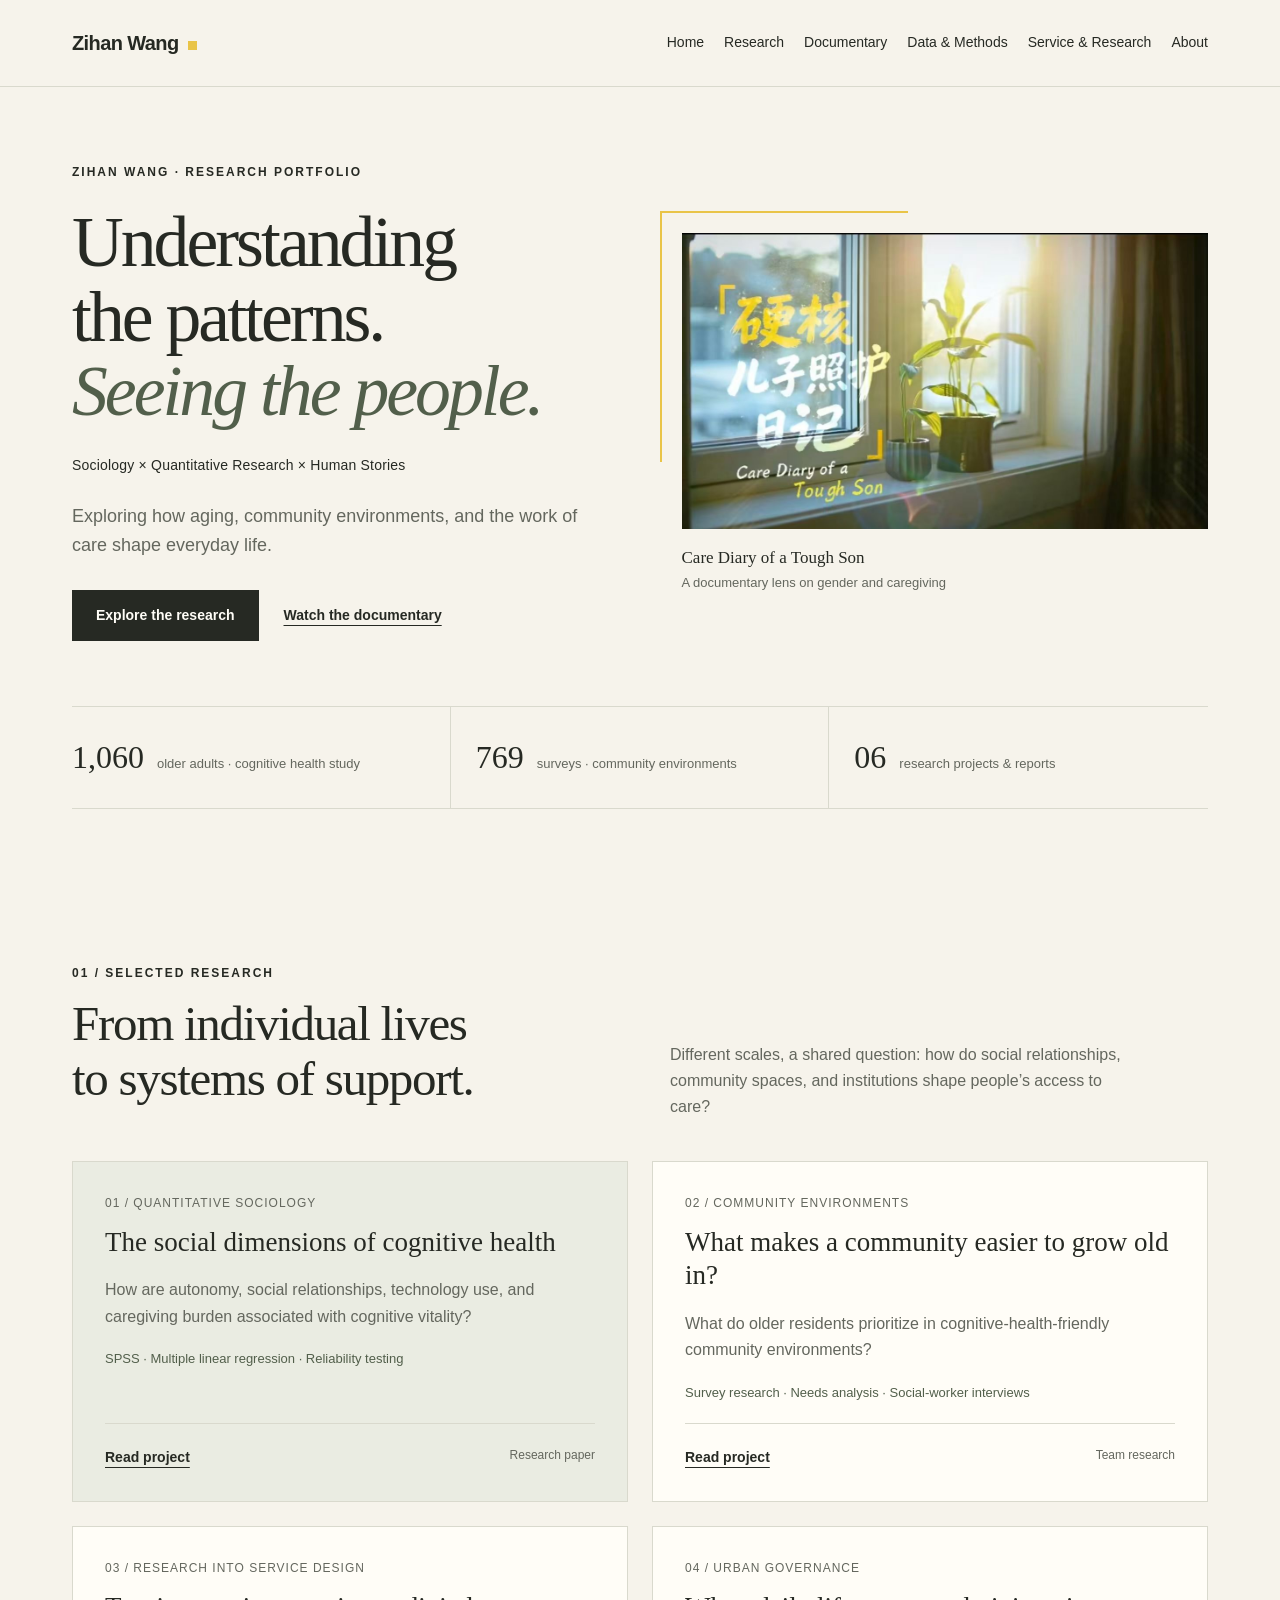
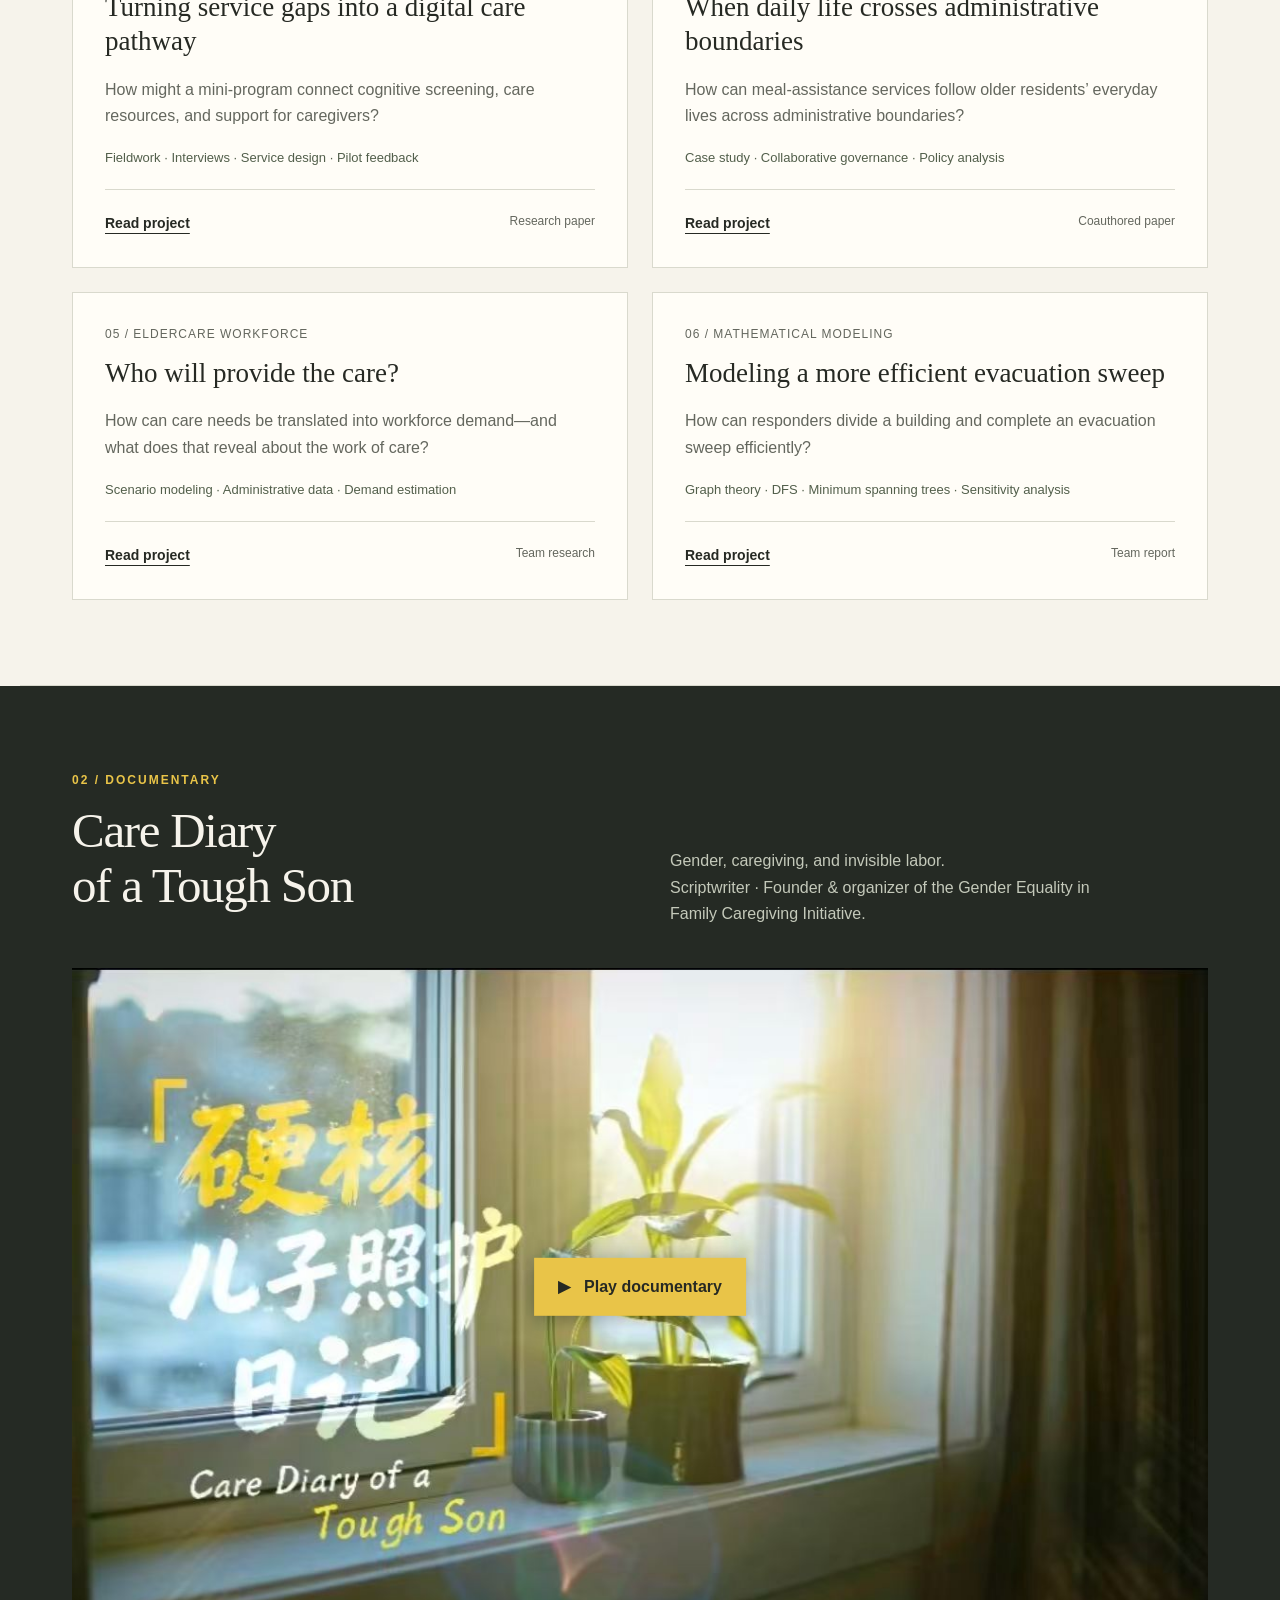
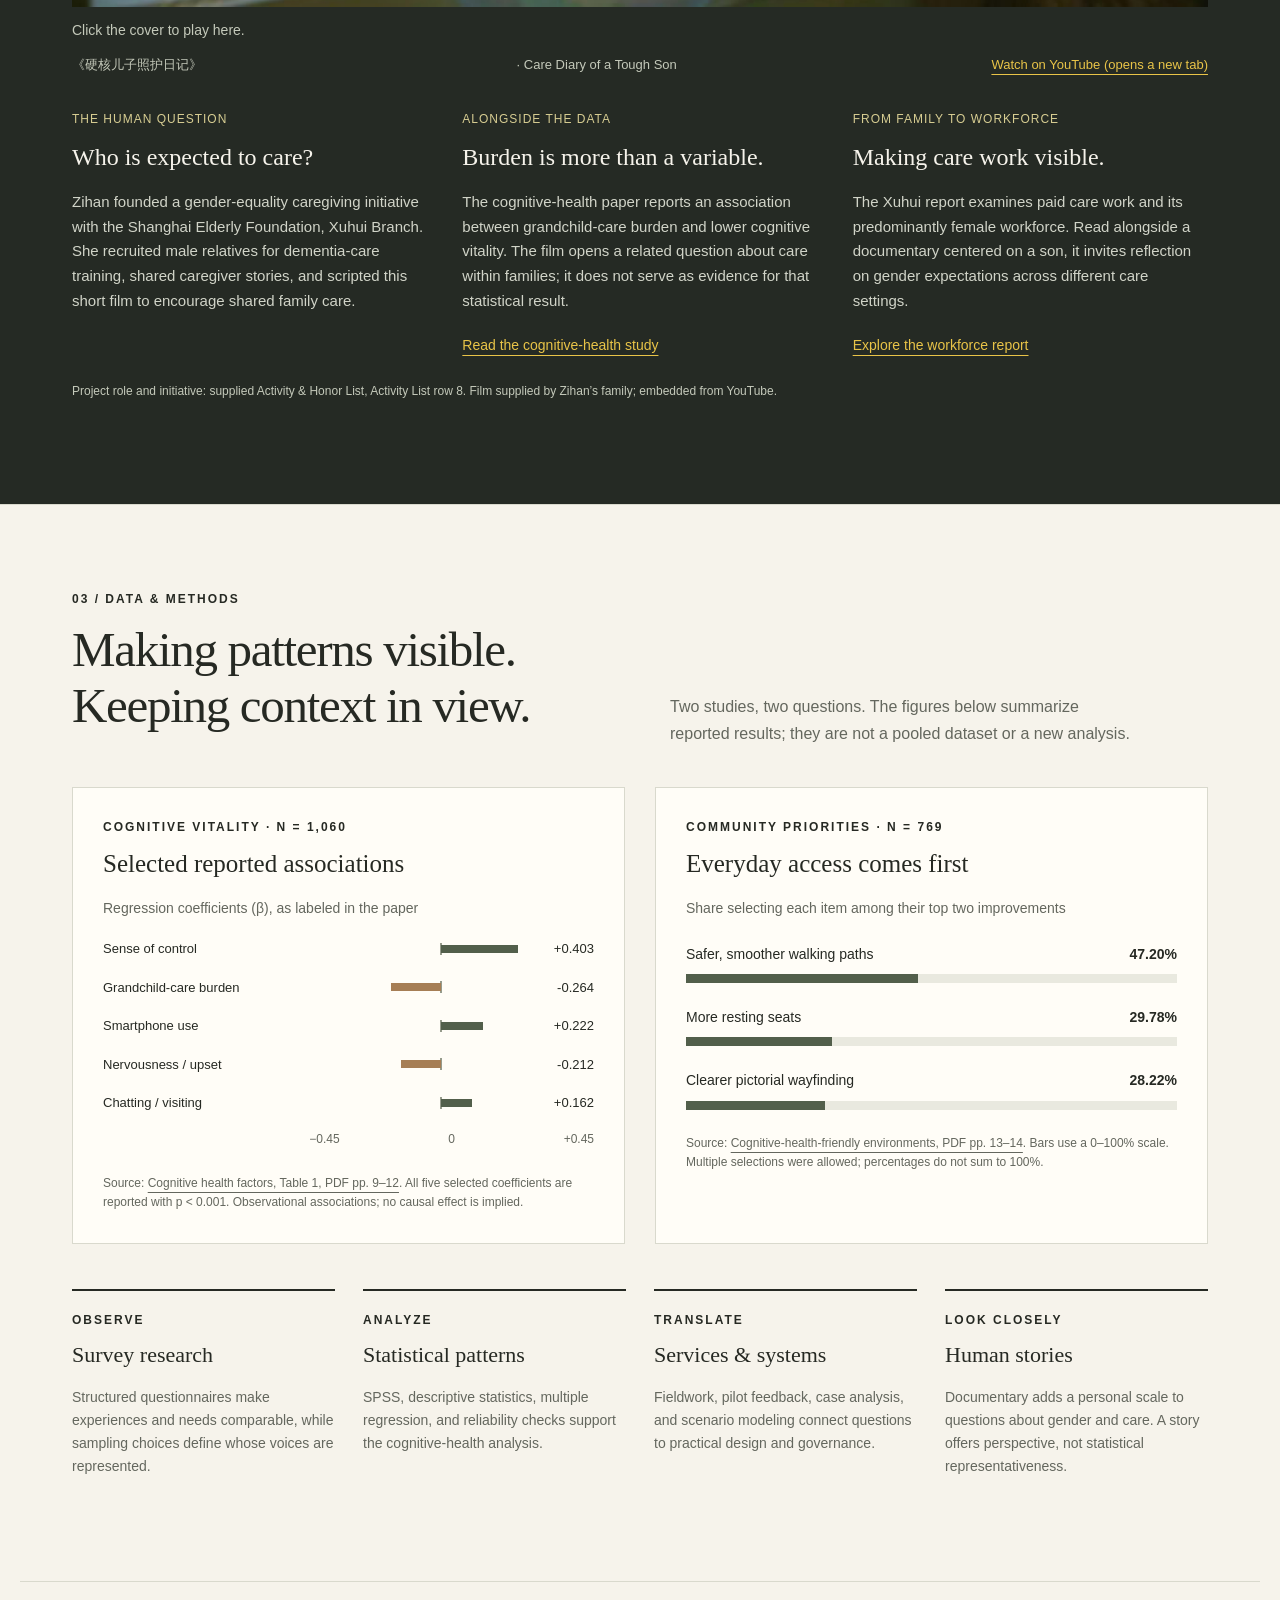
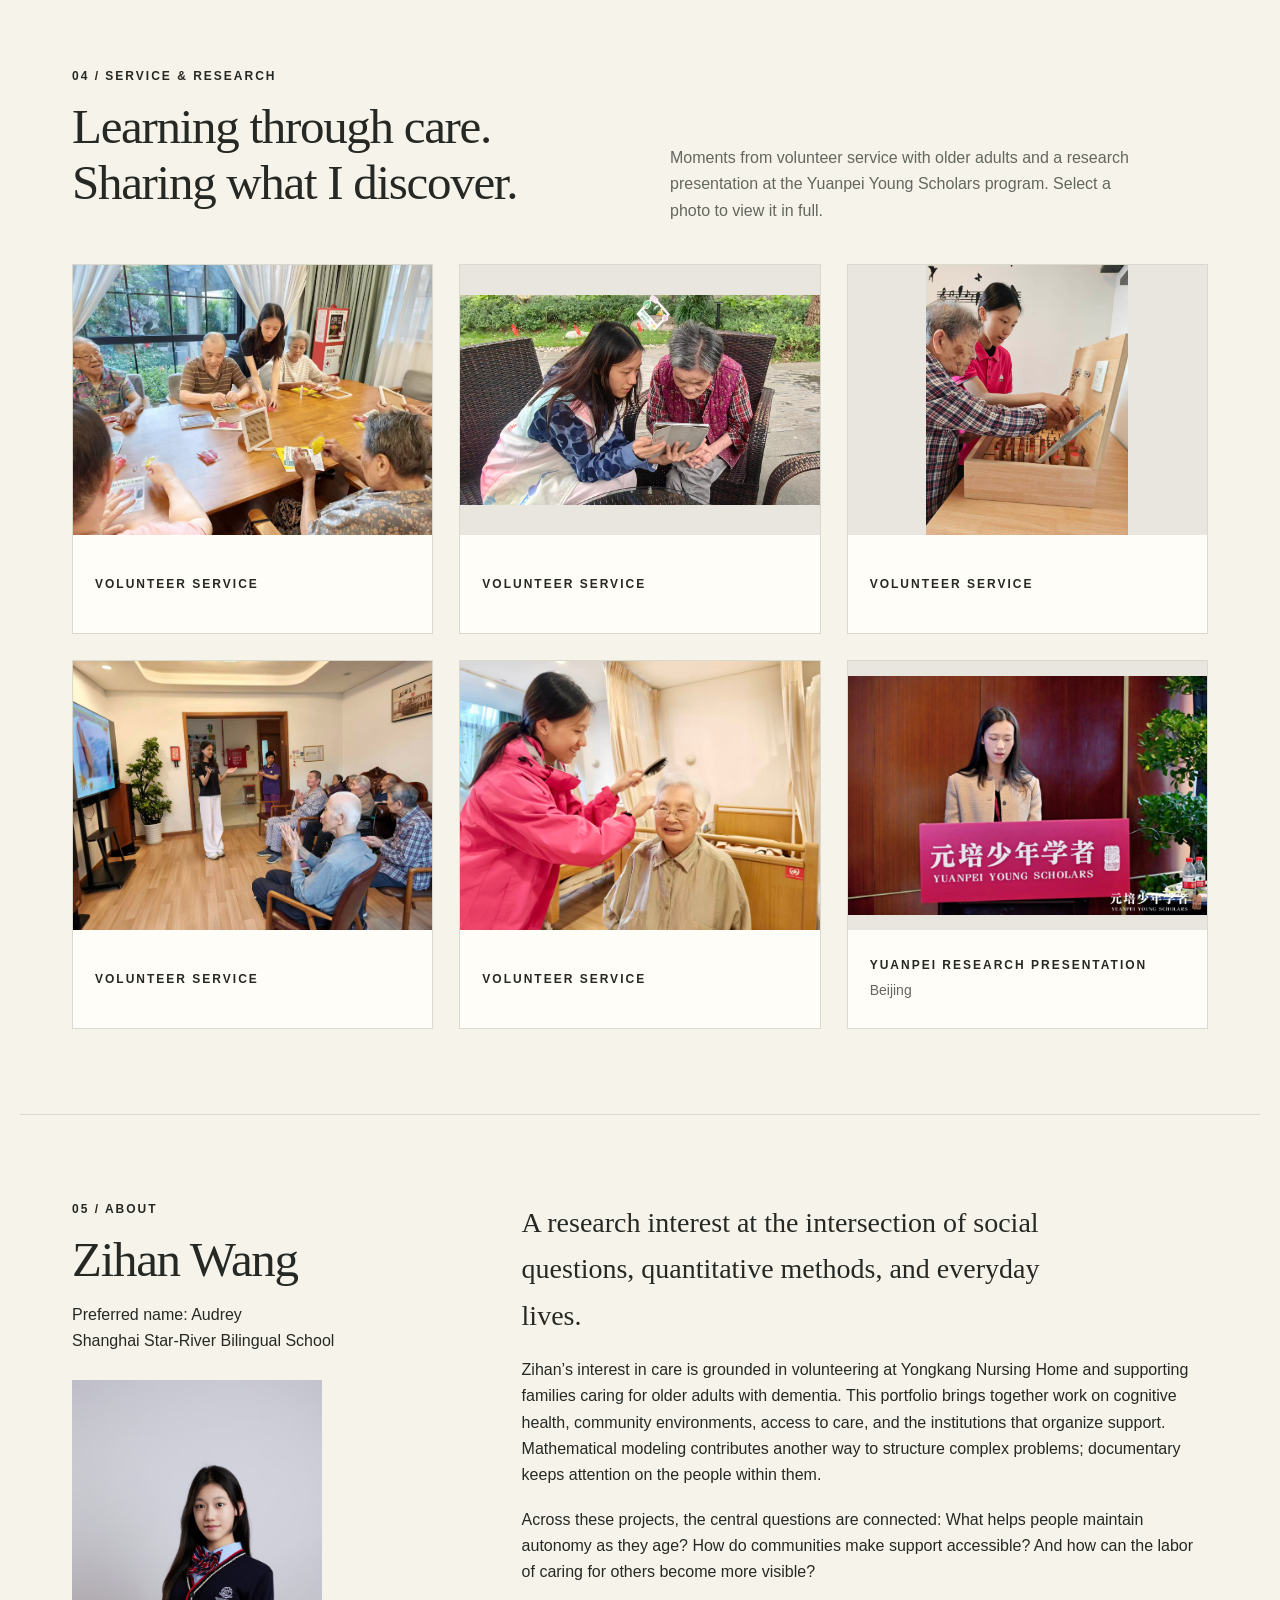
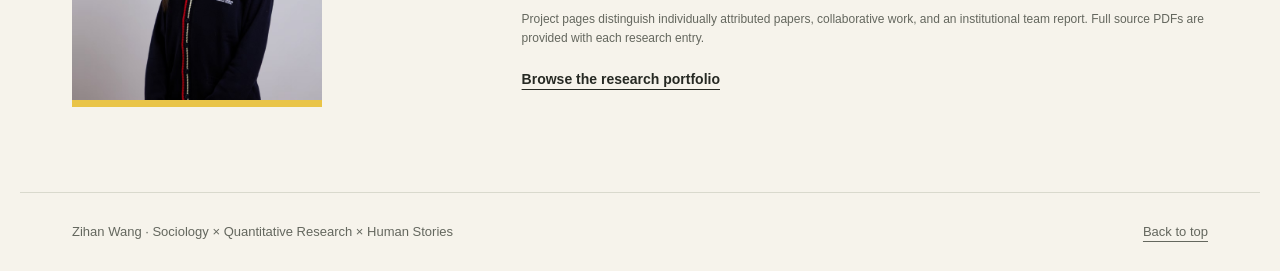
<file: index.html>
<!doctype html><html lang="en"><head><meta charset="utf-8"><meta name="viewport" content="width=device-width, initial-scale=1"><title>Zihan Wang | Social Research Portfolio</title><meta name="description" content="Zihan Wang’s research portfolio: sociology, quantitative research, and human stories. Exploring aging, community support, and the work of care."><link rel="stylesheet" href="style.css?v=5"><link rel="icon" href="data:image/svg+xml,%3Csvg xmlns='http://www.w3.org/2000/svg' viewBox='0 0 64 64'%3E%3Crect width='64' height='64' fill='%23e9c448'/%3E%3Ctext x='12' y='47' font-family='Georgia' font-size='44' fill='%23262923'%3EZ%3C/text%3E%3C/svg%3E"><script src="script.js?v=4" defer></script></head><body><a class="skip" href="#main">Skip to content</a><header class="header"><div class="wrap nav"><a class="brand" href="index.html">Zihan Wang<span></span></a><button class="menu" aria-expanded="false" aria-controls="navigation">Menu</button><nav id="navigation" class="navlinks" aria-label="Main navigation"><a href="#home">Home</a><a href="#research">Research</a><a href="#documentary">Documentary</a><a href="#methods">Data &amp; Methods</a><a href="#service">Service &amp; Research</a><a href="#about">About</a></nav></div></header><main id="main"><section class="hero wrap" id="home"><div class="hero-grid"><div><div class="eyebrow">Zihan Wang · Research portfolio</div><h1>Understanding<br>the patterns.<br><em>Seeing the people.</em></h1><p class="positioning">Sociology × Quantitative Research × Human Stories</p><p class="lead">Exploring how aging, community environments, and the work of care shape everyday life.</p><div class="actions"><a class="button" href="#research">Explore the research</a><a class="textlink" href="#documentary">Watch the documentary</a></div></div><figure class="hero-image"><a href="#documentary" aria-label="Explore Care Diary of a Tough Son"><img src="assets/care-diary.jpg" width="1200" height="676" alt="Sunlight falls on a plant by a window, with the Chinese and English title Care Diary of a Tough Son."></a><figcaption><span class="caption-title">Care Diary of a Tough Son</span>A documentary lens on gender and caregiving</figcaption></figure></div><div class="index-strip"><div><strong>1,060</strong><span>older adults · cognitive health study</span></div><div><strong>769</strong><span>surveys · community environments</span></div><div><strong>06</strong><span>research projects &amp; reports</span></div></div></section><section class="section wrap" id="research"><div class="section-head"><div><div class="eyebrow">01 / Selected research</div><h2>From individual lives<br>to systems of support.</h2></div><p>Different scales, a shared question: how do social relationships, community spaces, and institutions shape people’s access to care?</p></div><div class="research-grid"><article class="research-card featured"><div class="card-top"><span>01 / Quantitative sociology</span></div><h3>The social dimensions of cognitive health</h3><p>How are autonomy, social relationships, technology use, and caregiving burden associated with cognitive vitality?</p><div class="tags">SPSS · Multiple linear regression · Reliability testing</div><div class="card-link"><a href="project-factors.html">Read project</a><span>Research paper</span></div></article><article class="research-card "><div class="card-top"><span>02 / Community environments</span></div><h3>What makes a community easier to grow old in?</h3><p>What do older residents prioritize in cognitive-health-friendly community environments?</p><div class="tags">Survey research · Needs analysis · Social-worker interviews</div><div class="card-link"><a href="project-environments.html">Read project</a><span>Team research</span></div></article><article class="research-card "><div class="card-top"><span>03 / Research into service design</span></div><h3>Turning service gaps into a digital care pathway</h3><p>How might a mini-program connect cognitive screening, care resources, and support for caregivers?</p><div class="tags">Fieldwork · Interviews · Service design · Pilot feedback</div><div class="card-link"><a href="project-mini-program.html">Read project</a><span>Research paper</span></div></article><article class="research-card "><div class="card-top"><span>04 / Urban governance</span></div><h3>When daily life crosses administrative boundaries</h3><p>How can meal-assistance services follow older residents’ everyday lives across administrative boundaries?</p><div class="tags">Case study · Collaborative governance · Policy analysis</div><div class="card-link"><a href="project-meal-governance.html">Read project</a><span>Coauthored paper</span></div></article><article class="research-card "><div class="card-top"><span>05 / Eldercare workforce</span></div><h3>Who will provide the care?</h3><p>How can care needs be translated into workforce demand—and what does that reveal about the work of care?</p><div class="tags">Scenario modeling · Administrative data · Demand estimation</div><div class="card-link"><a href="project-workforce.html">Read project</a><span>Team research</span></div></article><article class="research-card "><div class="card-top"><span>06 / Mathematical modeling</span></div><h3>Modeling a more efficient evacuation sweep</h3><p>How can responders divide a building and complete an evacuation sweep efficiently?</p><div class="tags">Graph theory · DFS · Minimum spanning trees · Sensitivity analysis</div><div class="card-link"><a href="project-himcm.html">Read project</a><span>Team report</span></div></article></div></section><section class="section documentary" id="documentary"><div class="wrap"><div class="section-head"><div><div class="eyebrow">02 / Documentary</div><h2>Care Diary<br>of a Tough Son</h2></div><p>Gender, caregiving, and invisible labor.<br>Scriptwriter · Founder &amp; organizer of the Gender Equality in Family Caregiving Initiative.</p></div><figure class="film-frame"><div class="film-player" id="film-player"><a class="film-start" href="https://www.youtube.com/watch?v=SJVlUEBVMM4" aria-label="Play Care Diary of a Tough Son"><img src="assets/care-diary.jpg" width="1200" height="676" alt="Care Diary of a Tough Son documentary cover"><span class="film-play-label"><span aria-hidden="true">▶</span> Play documentary</span></a></div><p class="film-status" role="status" aria-live="polite">Click the cover to play here.</p><figcaption><span lang="zh">《硬核儿子照护日记》</span> · Care Diary of a Tough Son <a href="https://www.youtube.com/watch?v=SJVlUEBVMM4" target="_blank" rel="noopener noreferrer">Watch on YouTube (opens a new tab)</a></figcaption></figure><div class="film-grid"><div><div class="film-label">The human question</div><h3>Who is expected to care?</h3><p>Zihan founded a gender-equality caregiving initiative with the Shanghai Elderly Foundation, Xuhui Branch. She recruited male relatives for dementia-care training, shared caregiver stories, and scripted this short film to encourage shared family care.</p></div><div><div class="film-label">Alongside the data</div><h3>Burden is more than a variable.</h3><p>The cognitive-health paper reports an association between grandchild-care burden and lower cognitive vitality. The film opens a related question about care within families; it does not serve as evidence for that statistical result.</p><a href="project-factors.html">Read the cognitive-health study</a></div><div><div class="film-label">From family to workforce</div><h3>Making care work visible.</h3><p>The Xuhui report examines paid care work and its predominantly female workforce. Read alongside a documentary centered on a son, it invites reflection on gender expectations across different care settings.</p><a href="project-workforce.html">Explore the workforce report</a></div></div><p class="source" style="color:#c4c9ba">Project role and initiative: supplied Activity &amp; Honor List, Activity List row 8. Film supplied by Zihan’s family; embedded from YouTube.</p></div></section><section class="section wrap" id="methods"><div class="section-head"><div><div class="eyebrow">03 / Data &amp; methods</div><h2>Making patterns visible.<br>Keeping context in view.</h2></div><p>Two studies, two questions. The figures below summarize reported results; they are not a pooled dataset or a new analysis.</p></div><div class="chart-grid"><figure class="chart" style="margin:0"><div class="eyebrow">Cognitive vitality · n = 1,060</div><h3>Selected reported associations</h3><p class="sub">Regression coefficients (β), as labeled in the paper</p><div class="coef"><span>Sense of control</span><div class="coef-track" aria-hidden="true"><span class="half"></span><span class="half"><i class="pos" style="width:89.56%"></i></span></div><b>+0.403</b></div><div class="coef"><span>Grandchild-care burden</span><div class="coef-track" aria-hidden="true"><span class="half"><i class="neg" style="width:58.67%"></i></span><span class="half"></span></div><b>-0.264</b></div><div class="coef"><span>Smartphone use</span><div class="coef-track" aria-hidden="true"><span class="half"></span><span class="half"><i class="pos" style="width:49.33%"></i></span></div><b>+0.222</b></div><div class="coef"><span>Nervousness / upset</span><div class="coef-track" aria-hidden="true"><span class="half"><i class="neg" style="width:47.11%"></i></span><span class="half"></span></div><b>-0.212</b></div><div class="coef"><span>Chatting / visiting</span><div class="coef-track" aria-hidden="true"><span class="half"></span><span class="half"><i class="pos" style="width:36.00%"></i></span></div><b>+0.162</b></div><div class="legend"><span>−0.45</span><span>0</span><span>+0.45</span></div><figcaption class="source">Source: <a href="papers/factors.pdf#page=9">Cognitive health factors, Table 1, PDF pp. 9–12</a>. All five selected coefficients are reported with p &lt; 0.001. Observational associations; no causal effect is implied.</figcaption></figure><figure class="chart" style="margin:0"><div class="eyebrow">Community priorities · n = 769</div><h3>Everyday access comes first</h3><p class="sub">Share selecting each item among their top two improvements</p><div class="bar-row"><div class="bar-label"><span>Safer, smoother walking paths</span><strong>47.20%</strong></div><div class="track" aria-hidden="true"><div class="fill" style="width:47.2%"></div></div></div><div class="bar-row"><div class="bar-label"><span>More resting seats</span><strong>29.78%</strong></div><div class="track" aria-hidden="true"><div class="fill" style="width:29.78%"></div></div></div><div class="bar-row"><div class="bar-label"><span>Clearer pictorial wayfinding</span><strong>28.22%</strong></div><div class="track" aria-hidden="true"><div class="fill" style="width:28.22%"></div></div></div><figcaption class="source">Source: <a href="papers/environments.pdf#page=13">Cognitive-health-friendly environments, PDF pp. 13–14</a>. Bars use a 0–100% scale. Multiple selections were allowed; percentages do not sum to 100%.</figcaption></figure></div><div class="method-list"><div><div class="eyebrow">Observe</div><h3>Survey research</h3><p>Structured questionnaires make experiences and needs comparable, while sampling choices define whose voices are represented.</p></div><div><div class="eyebrow">Analyze</div><h3>Statistical patterns</h3><p>SPSS, descriptive statistics, multiple regression, and reliability checks support the cognitive-health analysis.</p></div><div><div class="eyebrow">Translate</div><h3>Services &amp; systems</h3><p>Fieldwork, pilot feedback, case analysis, and scenario modeling connect questions to practical design and governance.</p></div><div><div class="eyebrow">Look closely</div><h3>Human stories</h3><p>Documentary adds a personal scale to questions about gender and care. A story offers perspective, not statistical representativeness.</p></div></div></section><section class="section wrap" id="service"><div class="section-head"><div><div class="eyebrow">04 / Service &amp; research</div><h2>Learning through care.<br>Sharing what I discover.</h2></div><p>Moments from volunteer service with older adults and a research presentation at the Yuanpei Young Scholars program. Select a photo to view it in full.</p></div><div class="photo-gallery"><figure class="gallery-photo"><a href="assets/service-crafts.jpg" target="_blank" rel="noopener" aria-label="View full photo: Making things together (opens a new tab)"><img src="assets/service-crafts.jpg" alt="Helping older adults with a group craft activity." loading="lazy"></a><figcaption><span class="eyebrow">Volunteer service</span></figcaption></figure><figure class="gallery-photo"><a href="assets/service-tablet.jpg" target="_blank" rel="noopener" aria-label="View full photo: Learning side by side (opens a new tab)"><img src="assets/service-tablet.jpg" alt="Sharing a tablet with an older adult during a volunteer visit." loading="lazy"></a><figcaption><span class="eyebrow">Volunteer service</span></figcaption></figure><figure class="gallery-photo"><a href="assets/service-activity.jpg" target="_blank" rel="noopener" aria-label="View full photo: Time and attention (opens a new tab)"><img src="assets/service-activity.jpg" alt="Supporting an older adult with a hands-on activity board." loading="lazy"></a><figcaption><span class="eyebrow">Volunteer service</span></figcaption></figure><figure class="gallery-photo"><a href="assets/service-group.jpg" target="_blank" rel="noopener" aria-label="View full photo: Taking part together (opens a new tab)"><img src="assets/service-group.jpg" alt="Leading a group activity with older adults." loading="lazy"></a><figcaption><span class="eyebrow">Volunteer service</span></figcaption></figure><figure class="gallery-photo"><a href="assets/service-care.jpg" target="_blank" rel="noopener" aria-label="View full photo: Care in everyday moments (opens a new tab)"><img src="assets/service-care.jpg" alt="Helping an older adult brush her hair." loading="lazy"></a><figcaption><span class="eyebrow">Volunteer service</span></figcaption></figure><figure class="gallery-photo"><a href="assets/yuanpei-presentation.jpg" target="_blank" rel="noopener" aria-label="View full photo: Sharing the research (opens a new tab)"><img src="assets/yuanpei-presentation.jpg" alt="Presenting research at the Yuanpei Young Scholars program in Beijing." loading="lazy"></a><figcaption><span class="eyebrow">Yuanpei Research Presentation</span><span class="gallery-location">Beijing</span></figcaption></figure></div></section><section class="section wrap" id="about"><div class="about-grid"><div><div class="eyebrow">05 / About</div><h2>Zihan Wang</h2><p>Preferred name: Audrey<br>Shanghai Star-River Bilingual School</p><figure class="portrait"><img src="assets/zihan-wang-portrait.jpg" alt="Zihan Wang (Audrey) in her school uniform" width="1280" height="1920" loading="lazy"></figure></div><div><p class="lead">A research interest at the intersection of social questions, quantitative methods, and everyday lives.</p><p>Zihan’s interest in care is grounded in volunteering at Yongkang Nursing Home and supporting families caring for older adults with dementia. This portfolio brings together work on cognitive health, community environments, access to care, and the institutions that organize support. Mathematical modeling contributes another way to structure complex problems; documentary keeps attention on the people within them.</p><p>Across these projects, the central questions are connected: What helps people maintain autonomy as they age? How do communities make support accessible? And how can the labor of caring for others become more visible?</p><p class="source">Project pages distinguish individually attributed papers, collaborative work, and an institutional team report. Full source PDFs are provided with each research entry.</p><a class="textlink" href="#research">Browse the research portfolio</a></div></div></section></main><footer class="footer"><div class="wrap footer-inner"><span>Zihan Wang · Sociology × Quantitative Research × Human Stories</span><a href="#home">Back to top</a></div></footer></body></html>
</file>
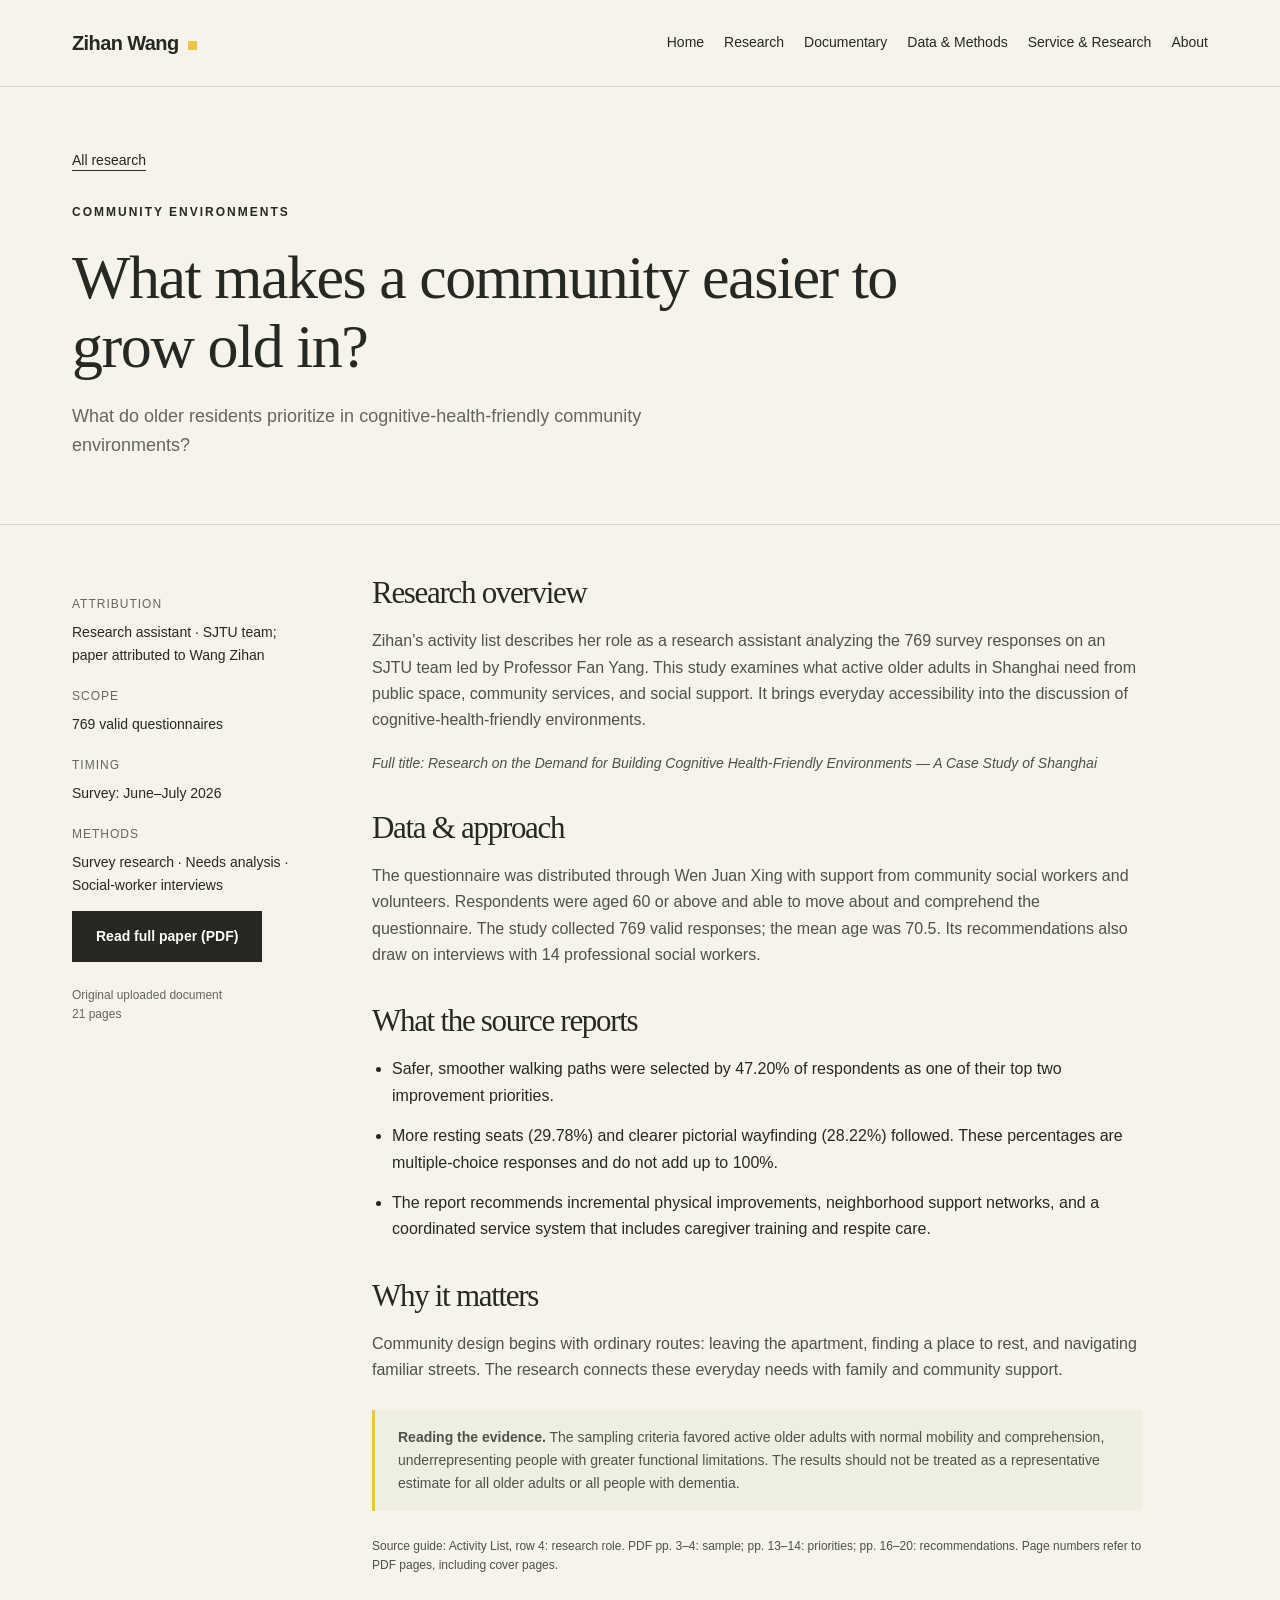
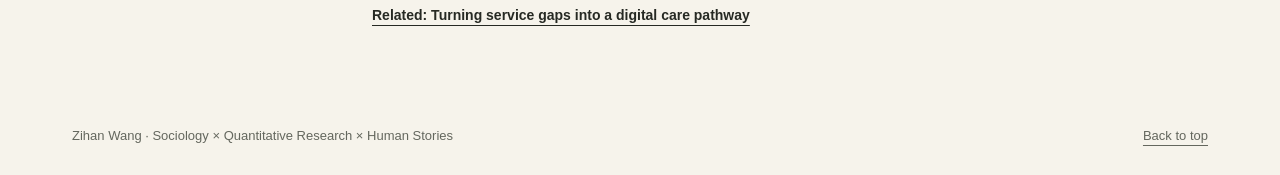
<file: project-environments.html>
<!doctype html><html lang="en"><head><meta charset="utf-8"><meta name="viewport" content="width=device-width, initial-scale=1"><title>What makes a community easier to grow old in? | Zihan Wang</title><meta name="description" content="What do older residents prioritize in cognitive-health-friendly community environments?"><link rel="stylesheet" href="style.css?v=4"><link rel="icon" href="data:image/svg+xml,%3Csvg xmlns='http://www.w3.org/2000/svg' viewBox='0 0 64 64'%3E%3Crect width='64' height='64' fill='%23e9c448'/%3E%3Ctext x='12' y='47' font-family='Georgia' font-size='44' fill='%23262923'%3EZ%3C/text%3E%3C/svg%3E"><script src="script.js" defer></script></head><body><a class="skip" href="#main">Skip to content</a><header class="header"><div class="wrap nav"><a class="brand" href="index.html">Zihan Wang<span></span></a><button class="menu" aria-expanded="false" aria-controls="navigation">Menu</button><nav id="navigation" class="navlinks" aria-label="Main navigation"><a href="index.html#home">Home</a><a href="index.html#research">Research</a><a href="index.html#documentary">Documentary</a><a href="index.html#methods">Data &amp; Methods</a><a href="index.html#service">Service &amp; Research</a><a href="index.html#about">About</a></nav></div></header><main id="main"><div class="detail-hero"><div class="wrap"><a class="back" href="index.html#research">All research</a><p class="eyebrow" style="margin-top:30px">Community environments</p><h1>What makes a community easier to grow old in?</h1><p class="lead">What do older residents prioritize in cognitive-health-friendly community environments?</p></div></div><div class="wrap detail-grid"><aside class="detail-aside" aria-label="Project information"><dl><div><dt>Attribution</dt><dd>Research assistant · SJTU team; paper attributed to Wang Zihan</dd></div><div><dt>Scope</dt><dd>769 valid questionnaires</dd></div><div><dt>Timing</dt><dd>Survey: June–July 2026</dd></div><div><dt>Methods</dt><dd>Survey research · Needs analysis · Social-worker interviews</dd></div></dl><a class="button" href="papers/environments.pdf">Read full paper (PDF)</a><p class="source">Original uploaded document<br>21 pages</p></aside><article class="detail-body"><h2>Research overview</h2><p>Zihan’s activity list describes her role as a research assistant analyzing the 769 survey responses on an SJTU team led by Professor Fan Yang. This study examines what active older adults in Shanghai need from public space, community services, and social support. It brings everyday accessibility into the discussion of cognitive-health-friendly environments.</p><p class="full-title">Full title: Research on the Demand for Building Cognitive Health-Friendly Environments — A Case Study of Shanghai</p><h2>Data &amp; approach</h2><p>The questionnaire was distributed through Wen Juan Xing with support from community social workers and volunteers. Respondents were aged 60 or above and able to move about and comprehend the questionnaire. The study collected 769 valid responses; the mean age was 70.5. Its recommendations also draw on interviews with 14 professional social workers.</p><h2>What the source reports</h2><ul class="finding-list"><li>Safer, smoother walking paths were selected by 47.20% of respondents as one of their top two improvement priorities.</li><li>More resting seats (29.78%) and clearer pictorial wayfinding (28.22%) followed. These percentages are multiple-choice responses and do not add up to 100%.</li><li>The report recommends incremental physical improvements, neighborhood support networks, and a coordinated service system that includes caregiver training and respite care.</li></ul><h2>Why it matters</h2><p>Community design begins with ordinary routes: leaving the apartment, finding a place to rest, and navigating familiar streets. The research connects these everyday needs with family and community support.</p><div class="note"><p><strong>Reading the evidence.</strong> The sampling criteria favored active older adults with normal mobility and comprehension, underrepresenting people with greater functional limitations. The results should not be treated as a representative estimate for all older adults or all people with dementia.</p></div><p class="source">Source guide: Activity List, row 4: research role. PDF pp. 3–4: sample; pp. 13–14: priorities; pp. 16–20: recommendations. Page numbers refer to PDF pages, including cover pages.</p><div class="actions"><a class="textlink" href="project-mini-program.html">Related: Turning service gaps into a digital care pathway</a></div></article></div></main><footer class="footer"><div class="wrap footer-inner"><span>Zihan Wang · Sociology × Quantitative Research × Human Stories</span><a href="index.html#home">Back to top</a></div></footer></body></html>
</file>
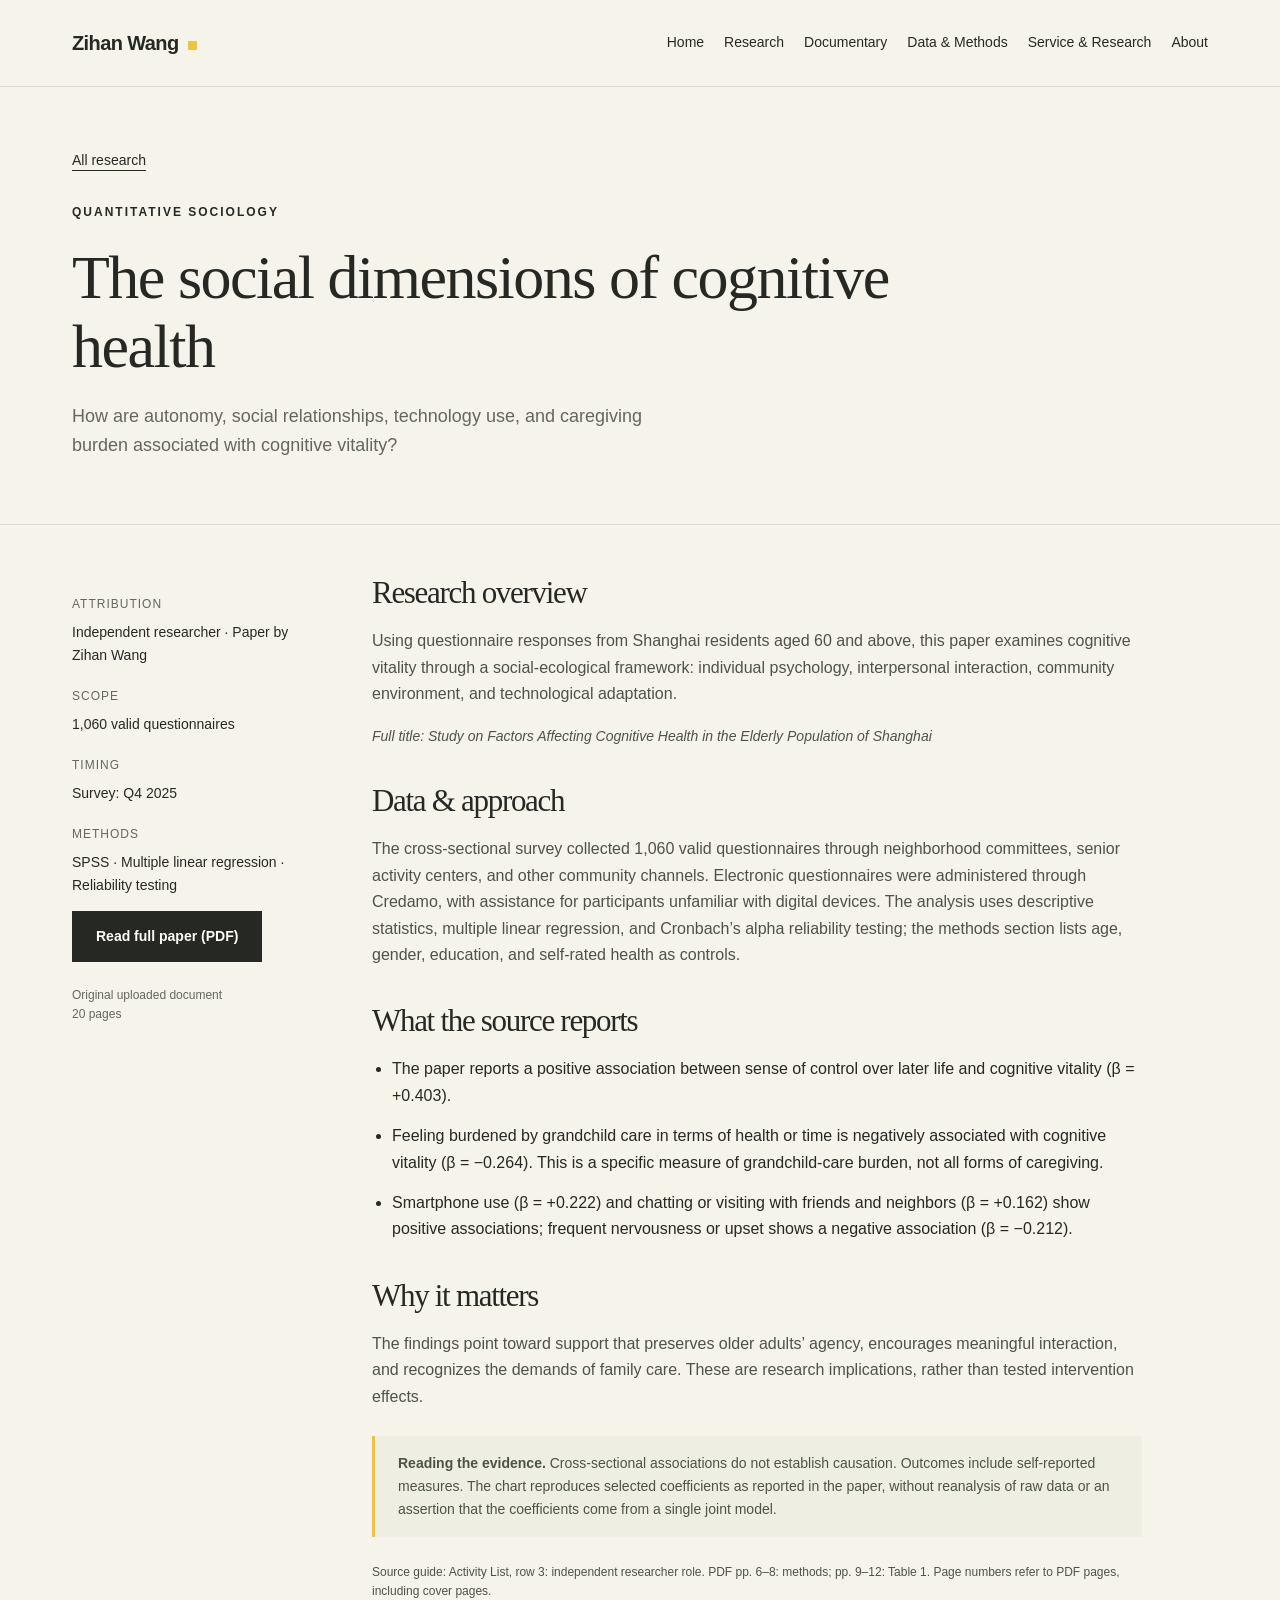
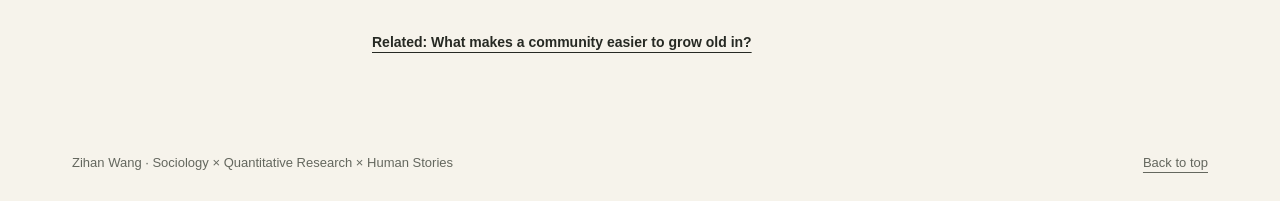
<file: project-factors.html>
<!doctype html><html lang="en"><head><meta charset="utf-8"><meta name="viewport" content="width=device-width, initial-scale=1"><title>The social dimensions of cognitive health | Zihan Wang</title><meta name="description" content="How are autonomy, social relationships, technology use, and caregiving burden associated with cognitive vitality?"><link rel="stylesheet" href="style.css?v=4"><link rel="icon" href="data:image/svg+xml,%3Csvg xmlns='http://www.w3.org/2000/svg' viewBox='0 0 64 64'%3E%3Crect width='64' height='64' fill='%23e9c448'/%3E%3Ctext x='12' y='47' font-family='Georgia' font-size='44' fill='%23262923'%3EZ%3C/text%3E%3C/svg%3E"><script src="script.js" defer></script></head><body><a class="skip" href="#main">Skip to content</a><header class="header"><div class="wrap nav"><a class="brand" href="index.html">Zihan Wang<span></span></a><button class="menu" aria-expanded="false" aria-controls="navigation">Menu</button><nav id="navigation" class="navlinks" aria-label="Main navigation"><a href="index.html#home">Home</a><a href="index.html#research">Research</a><a href="index.html#documentary">Documentary</a><a href="index.html#methods">Data &amp; Methods</a><a href="index.html#service">Service &amp; Research</a><a href="index.html#about">About</a></nav></div></header><main id="main"><div class="detail-hero"><div class="wrap"><a class="back" href="index.html#research">All research</a><p class="eyebrow" style="margin-top:30px">Quantitative sociology</p><h1>The social dimensions of cognitive health</h1><p class="lead">How are autonomy, social relationships, technology use, and caregiving burden associated with cognitive vitality?</p></div></div><div class="wrap detail-grid"><aside class="detail-aside" aria-label="Project information"><dl><div><dt>Attribution</dt><dd>Independent researcher · Paper by Zihan Wang</dd></div><div><dt>Scope</dt><dd>1,060 valid questionnaires</dd></div><div><dt>Timing</dt><dd>Survey: Q4 2025</dd></div><div><dt>Methods</dt><dd>SPSS · Multiple linear regression · Reliability testing</dd></div></dl><a class="button" href="papers/factors.pdf">Read full paper (PDF)</a><p class="source">Original uploaded document<br>20 pages</p></aside><article class="detail-body"><h2>Research overview</h2><p>Using questionnaire responses from Shanghai residents aged 60 and above, this paper examines cognitive vitality through a social-ecological framework: individual psychology, interpersonal interaction, community environment, and technological adaptation.</p><p class="full-title">Full title: Study on Factors Affecting Cognitive Health in the Elderly Population of Shanghai</p><h2>Data &amp; approach</h2><p>The cross-sectional survey collected 1,060 valid questionnaires through neighborhood committees, senior activity centers, and other community channels. Electronic questionnaires were administered through Credamo, with assistance for participants unfamiliar with digital devices. The analysis uses descriptive statistics, multiple linear regression, and Cronbach’s alpha reliability testing; the methods section lists age, gender, education, and self-rated health as controls.</p><h2>What the source reports</h2><ul class="finding-list"><li>The paper reports a positive association between sense of control over later life and cognitive vitality (β = +0.403).</li><li>Feeling burdened by grandchild care in terms of health or time is negatively associated with cognitive vitality (β = −0.264). This is a specific measure of grandchild-care burden, not all forms of caregiving.</li><li>Smartphone use (β = +0.222) and chatting or visiting with friends and neighbors (β = +0.162) show positive associations; frequent nervousness or upset shows a negative association (β = −0.212).</li></ul><h2>Why it matters</h2><p>The findings point toward support that preserves older adults’ agency, encourages meaningful interaction, and recognizes the demands of family care. These are research implications, rather than tested intervention effects.</p><div class="note"><p><strong>Reading the evidence.</strong> Cross-sectional associations do not establish causation. Outcomes include self-reported measures. The chart reproduces selected coefficients as reported in the paper, without reanalysis of raw data or an assertion that the coefficients come from a single joint model.</p></div><p class="source">Source guide: Activity List, row 3: independent researcher role. PDF pp. 6–8: methods; pp. 9–12: Table 1. Page numbers refer to PDF pages, including cover pages.</p><div class="actions"><a class="textlink" href="project-environments.html">Related: What makes a community easier to grow old in?</a></div></article></div></main><footer class="footer"><div class="wrap footer-inner"><span>Zihan Wang · Sociology × Quantitative Research × Human Stories</span><a href="index.html#home">Back to top</a></div></footer></body></html>
</file>
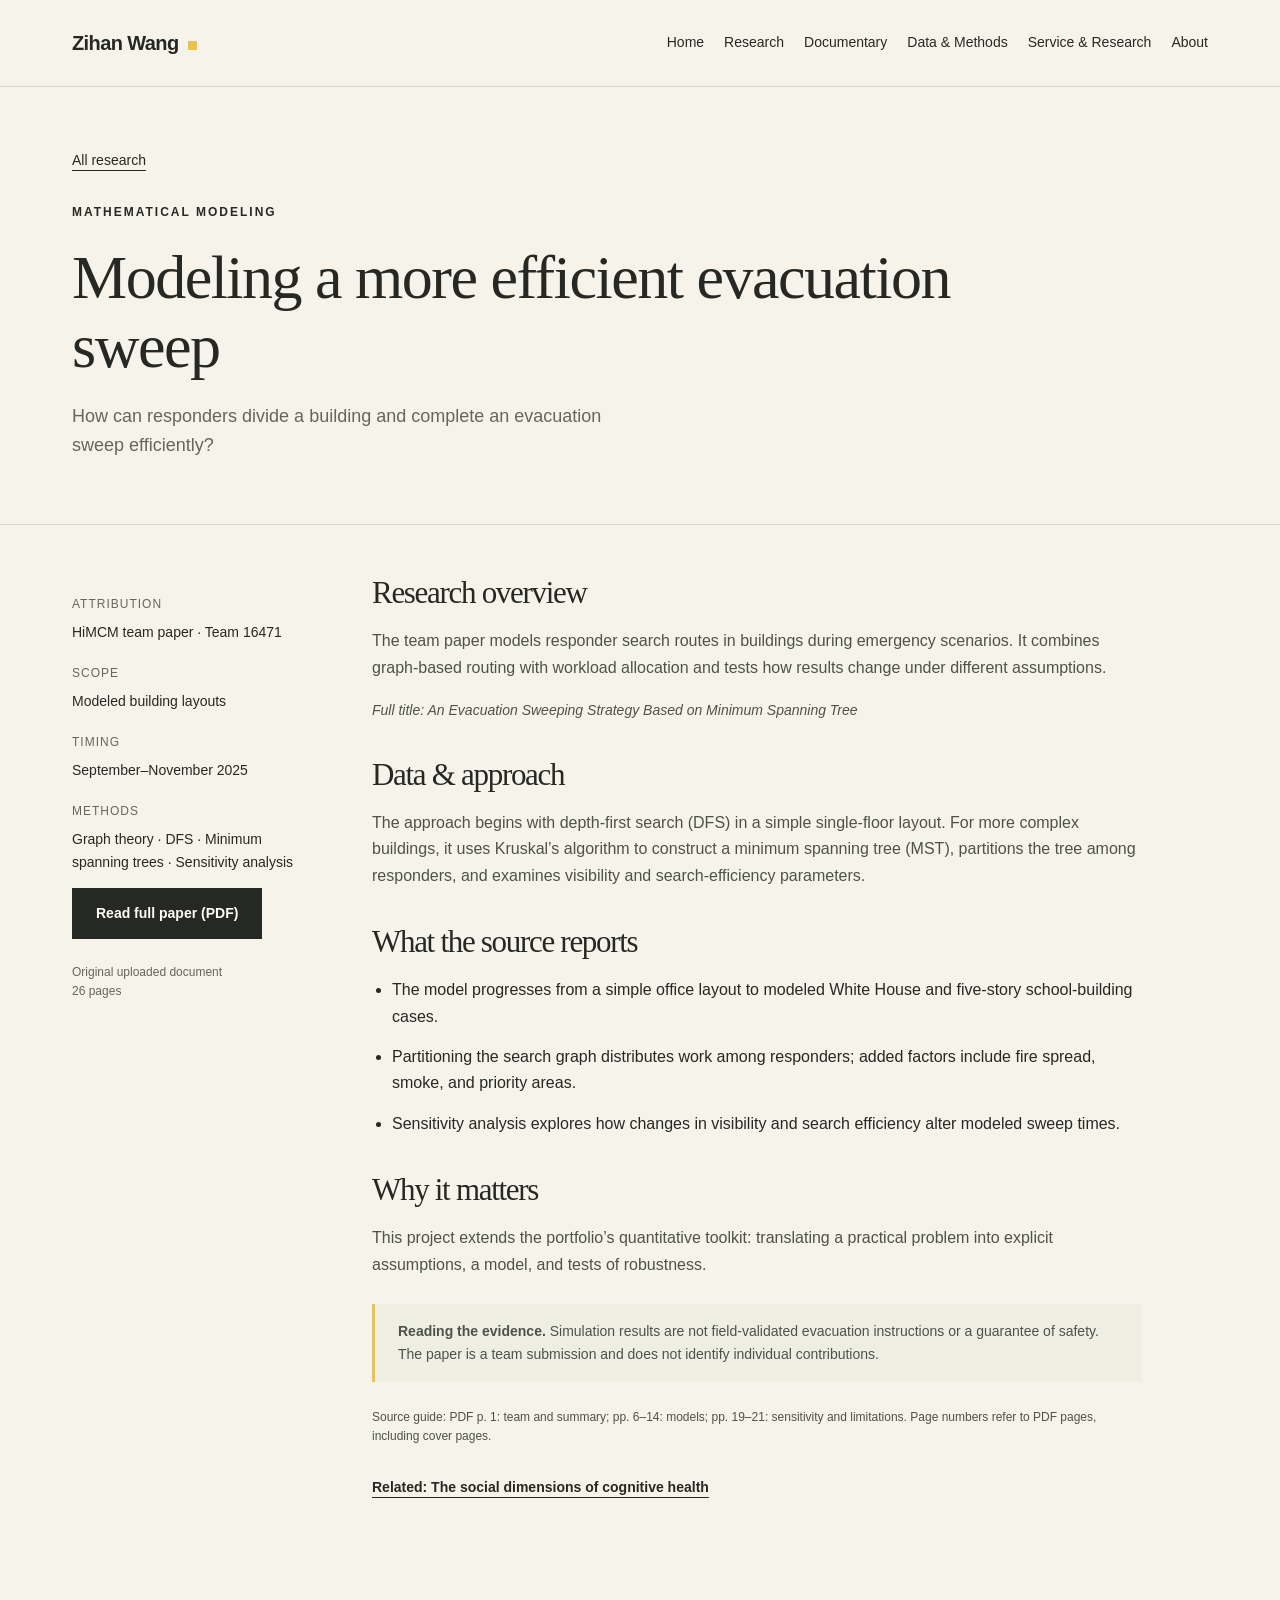
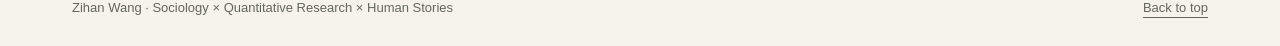
<file: project-himcm.html>
<!doctype html><html lang="en"><head><meta charset="utf-8"><meta name="viewport" content="width=device-width, initial-scale=1"><title>Modeling a more efficient evacuation sweep | Zihan Wang</title><meta name="description" content="How can responders divide a building and complete an evacuation sweep efficiently?"><link rel="stylesheet" href="style.css?v=4"><link rel="icon" href="data:image/svg+xml,%3Csvg xmlns='http://www.w3.org/2000/svg' viewBox='0 0 64 64'%3E%3Crect width='64' height='64' fill='%23e9c448'/%3E%3Ctext x='12' y='47' font-family='Georgia' font-size='44' fill='%23262923'%3EZ%3C/text%3E%3C/svg%3E"><script src="script.js" defer></script></head><body><a class="skip" href="#main">Skip to content</a><header class="header"><div class="wrap nav"><a class="brand" href="index.html">Zihan Wang<span></span></a><button class="menu" aria-expanded="false" aria-controls="navigation">Menu</button><nav id="navigation" class="navlinks" aria-label="Main navigation"><a href="index.html#home">Home</a><a href="index.html#research">Research</a><a href="index.html#documentary">Documentary</a><a href="index.html#methods">Data &amp; Methods</a><a href="index.html#service">Service &amp; Research</a><a href="index.html#about">About</a></nav></div></header><main id="main"><div class="detail-hero"><div class="wrap"><a class="back" href="index.html#research">All research</a><p class="eyebrow" style="margin-top:30px">Mathematical modeling</p><h1>Modeling a more efficient evacuation sweep</h1><p class="lead">How can responders divide a building and complete an evacuation sweep efficiently?</p></div></div><div class="wrap detail-grid"><aside class="detail-aside" aria-label="Project information"><dl><div><dt>Attribution</dt><dd>HiMCM team paper · Team 16471</dd></div><div><dt>Scope</dt><dd>Modeled building layouts</dd></div><div><dt>Timing</dt><dd>September–November 2025</dd></div><div><dt>Methods</dt><dd>Graph theory · DFS · Minimum spanning trees · Sensitivity analysis</dd></div></dl><a class="button" href="papers/himcm.pdf">Read full paper (PDF)</a><p class="source">Original uploaded document<br>26 pages</p></aside><article class="detail-body"><h2>Research overview</h2><p>The team paper models responder search routes in buildings during emergency scenarios. It combines graph-based routing with workload allocation and tests how results change under different assumptions.</p><p class="full-title">Full title: An Evacuation Sweeping Strategy Based on Minimum Spanning Tree</p><h2>Data &amp; approach</h2><p>The approach begins with depth-first search (DFS) in a simple single-floor layout. For more complex buildings, it uses Kruskal’s algorithm to construct a minimum spanning tree (MST), partitions the tree among responders, and examines visibility and search-efficiency parameters.</p><h2>What the source reports</h2><ul class="finding-list"><li>The model progresses from a simple office layout to modeled White House and five-story school-building cases.</li><li>Partitioning the search graph distributes work among responders; added factors include fire spread, smoke, and priority areas.</li><li>Sensitivity analysis explores how changes in visibility and search efficiency alter modeled sweep times.</li></ul><h2>Why it matters</h2><p>This project extends the portfolio’s quantitative toolkit: translating a practical problem into explicit assumptions, a model, and tests of robustness.</p><div class="note"><p><strong>Reading the evidence.</strong> Simulation results are not field-validated evacuation instructions or a guarantee of safety. The paper is a team submission and does not identify individual contributions.</p></div><p class="source">Source guide: PDF p. 1: team and summary; pp. 6–14: models; pp. 19–21: sensitivity and limitations. Page numbers refer to PDF pages, including cover pages.</p><div class="actions"><a class="textlink" href="project-factors.html">Related: The social dimensions of cognitive health</a></div></article></div></main><footer class="footer"><div class="wrap footer-inner"><span>Zihan Wang · Sociology × Quantitative Research × Human Stories</span><a href="index.html#home">Back to top</a></div></footer></body></html>
</file>
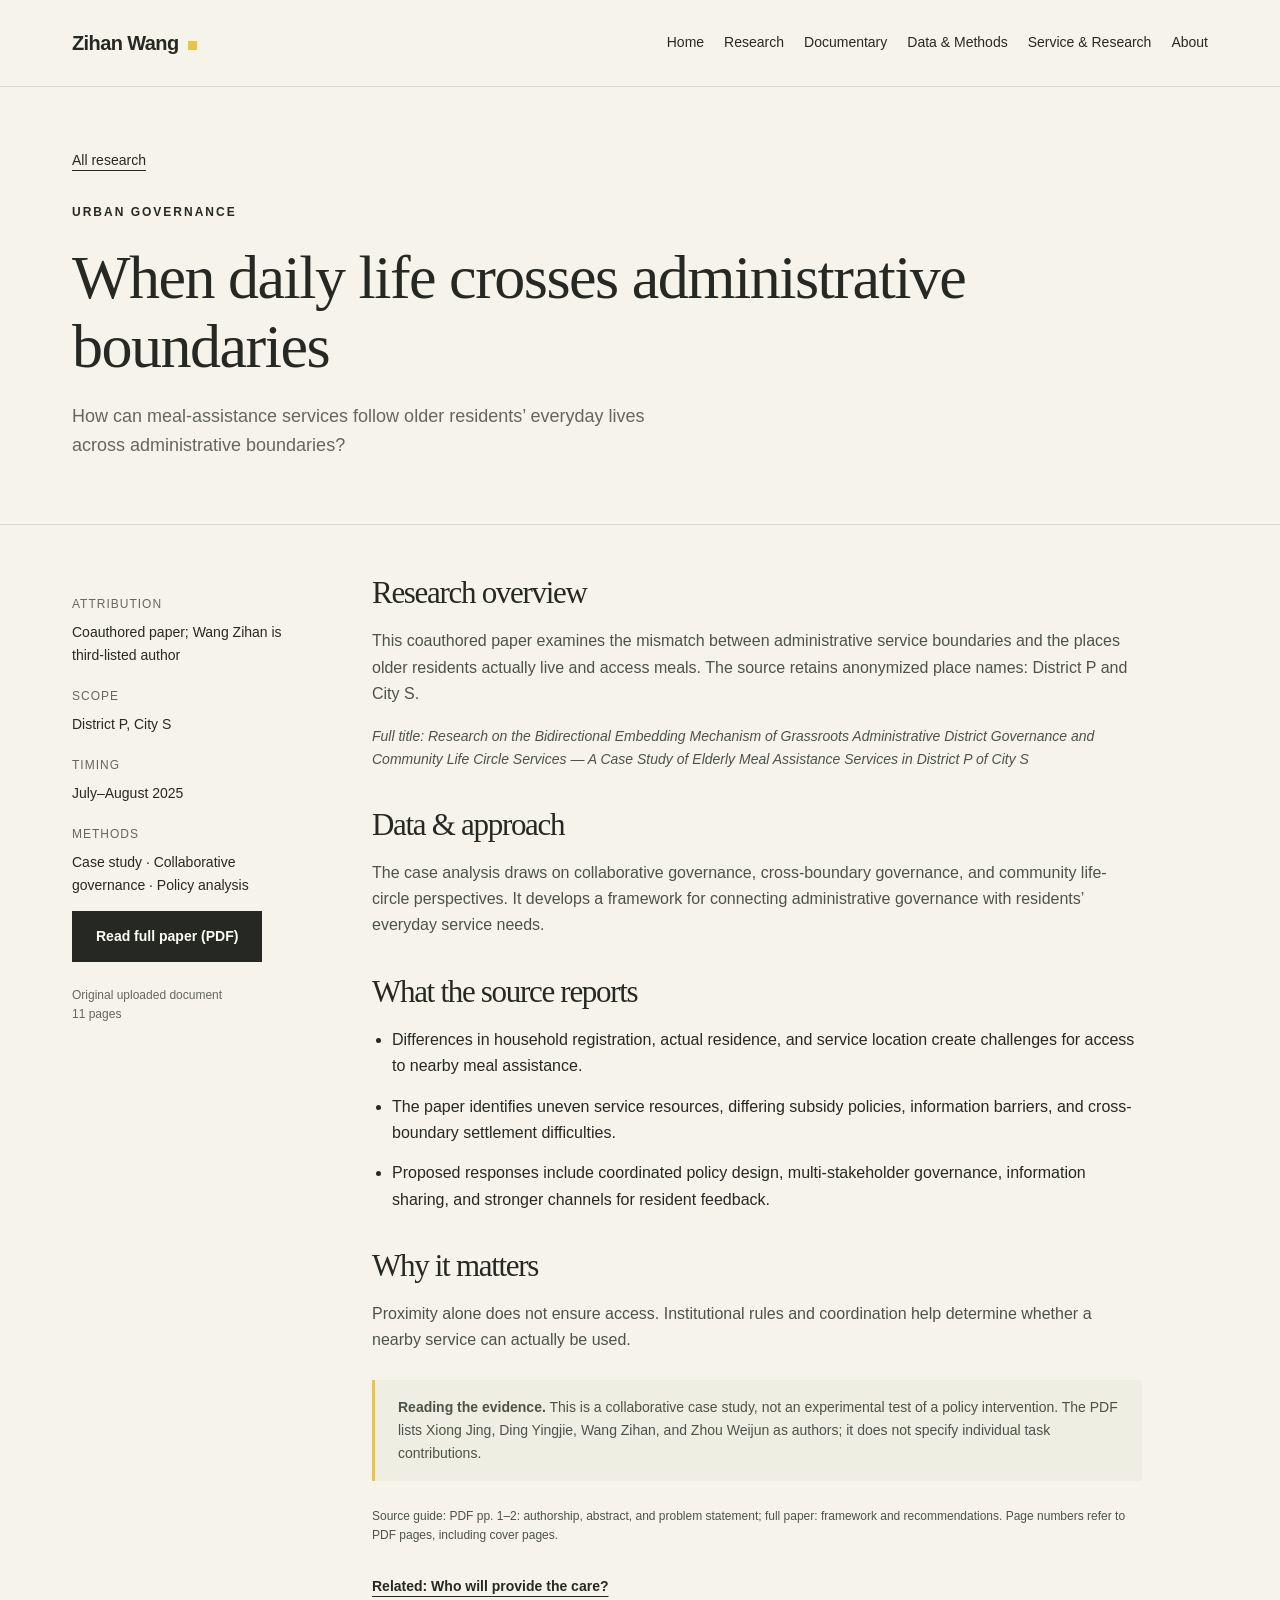
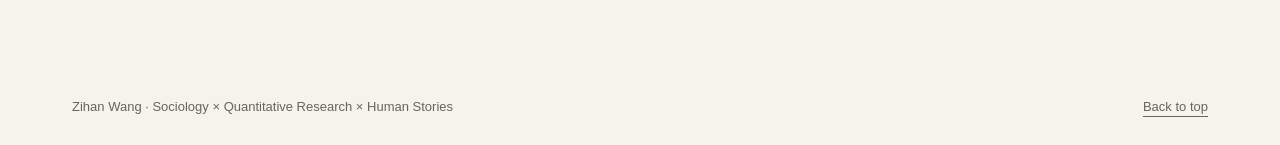
<file: project-meal-governance.html>
<!doctype html><html lang="en"><head><meta charset="utf-8"><meta name="viewport" content="width=device-width, initial-scale=1"><title>When daily life crosses administrative boundaries | Zihan Wang</title><meta name="description" content="How can meal-assistance services follow older residents’ everyday lives across administrative boundaries?"><link rel="stylesheet" href="style.css?v=4"><link rel="icon" href="data:image/svg+xml,%3Csvg xmlns='http://www.w3.org/2000/svg' viewBox='0 0 64 64'%3E%3Crect width='64' height='64' fill='%23e9c448'/%3E%3Ctext x='12' y='47' font-family='Georgia' font-size='44' fill='%23262923'%3EZ%3C/text%3E%3C/svg%3E"><script src="script.js" defer></script></head><body><a class="skip" href="#main">Skip to content</a><header class="header"><div class="wrap nav"><a class="brand" href="index.html">Zihan Wang<span></span></a><button class="menu" aria-expanded="false" aria-controls="navigation">Menu</button><nav id="navigation" class="navlinks" aria-label="Main navigation"><a href="index.html#home">Home</a><a href="index.html#research">Research</a><a href="index.html#documentary">Documentary</a><a href="index.html#methods">Data &amp; Methods</a><a href="index.html#service">Service &amp; Research</a><a href="index.html#about">About</a></nav></div></header><main id="main"><div class="detail-hero"><div class="wrap"><a class="back" href="index.html#research">All research</a><p class="eyebrow" style="margin-top:30px">Urban governance</p><h1>When daily life crosses administrative boundaries</h1><p class="lead">How can meal-assistance services follow older residents’ everyday lives across administrative boundaries?</p></div></div><div class="wrap detail-grid"><aside class="detail-aside" aria-label="Project information"><dl><div><dt>Attribution</dt><dd>Coauthored paper; Wang Zihan is third-listed author</dd></div><div><dt>Scope</dt><dd>District P, City S</dd></div><div><dt>Timing</dt><dd>July–August 2025</dd></div><div><dt>Methods</dt><dd>Case study · Collaborative governance · Policy analysis</dd></div></dl><a class="button" href="papers/meal-governance.pdf">Read full paper (PDF)</a><p class="source">Original uploaded document<br>11 pages</p></aside><article class="detail-body"><h2>Research overview</h2><p>This coauthored paper examines the mismatch between administrative service boundaries and the places older residents actually live and access meals. The source retains anonymized place names: District P and City S.</p><p class="full-title">Full title: Research on the Bidirectional Embedding Mechanism of Grassroots Administrative District Governance and Community Life Circle Services — A Case Study of Elderly Meal Assistance Services in District P of City S</p><h2>Data &amp; approach</h2><p>The case analysis draws on collaborative governance, cross-boundary governance, and community life-circle perspectives. It develops a framework for connecting administrative governance with residents’ everyday service needs.</p><h2>What the source reports</h2><ul class="finding-list"><li>Differences in household registration, actual residence, and service location create challenges for access to nearby meal assistance.</li><li>The paper identifies uneven service resources, differing subsidy policies, information barriers, and cross-boundary settlement difficulties.</li><li>Proposed responses include coordinated policy design, multi-stakeholder governance, information sharing, and stronger channels for resident feedback.</li></ul><h2>Why it matters</h2><p>Proximity alone does not ensure access. Institutional rules and coordination help determine whether a nearby service can actually be used.</p><div class="note"><p><strong>Reading the evidence.</strong> This is a collaborative case study, not an experimental test of a policy intervention. The PDF lists Xiong Jing, Ding Yingjie, Wang Zihan, and Zhou Weijun as authors; it does not specify individual task contributions.</p></div><p class="source">Source guide: PDF pp. 1–2: authorship, abstract, and problem statement; full paper: framework and recommendations. Page numbers refer to PDF pages, including cover pages.</p><div class="actions"><a class="textlink" href="project-workforce.html">Related: Who will provide the care?</a></div></article></div></main><footer class="footer"><div class="wrap footer-inner"><span>Zihan Wang · Sociology × Quantitative Research × Human Stories</span><a href="index.html#home">Back to top</a></div></footer></body></html>
</file>
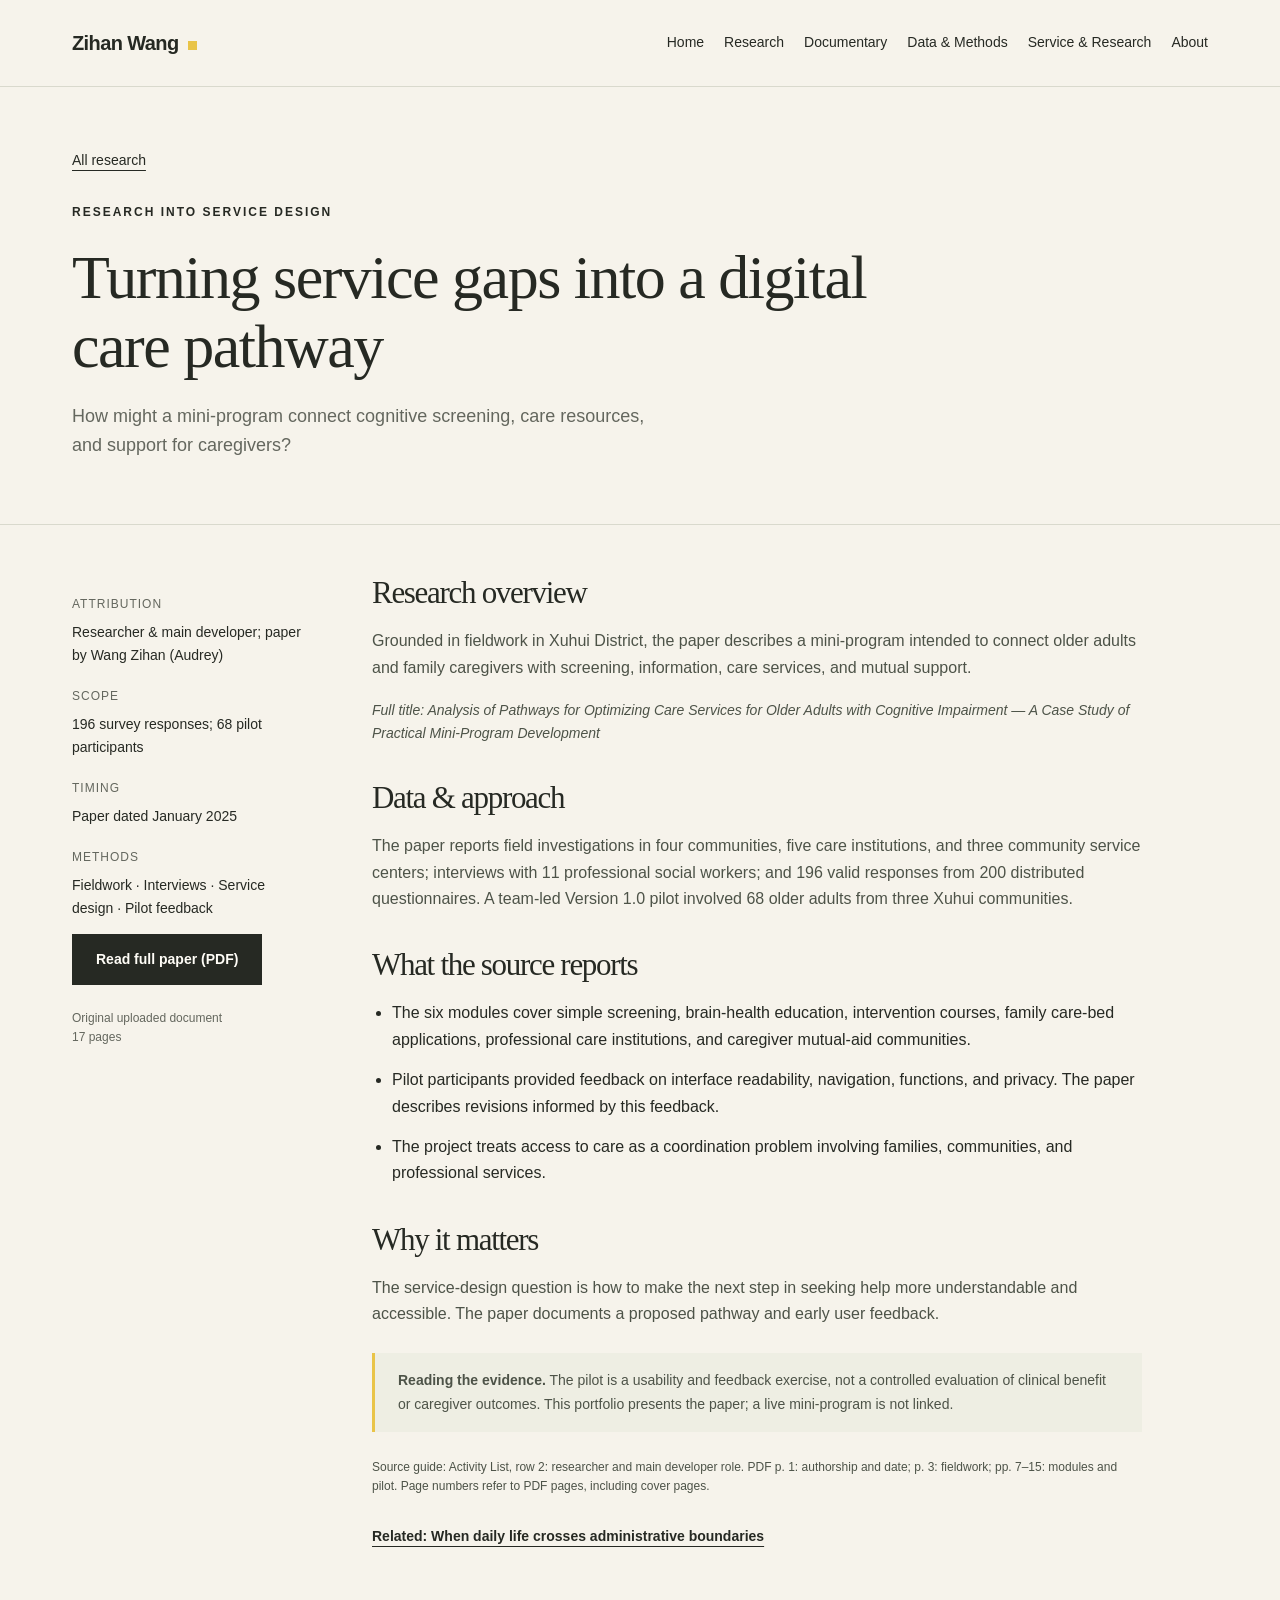
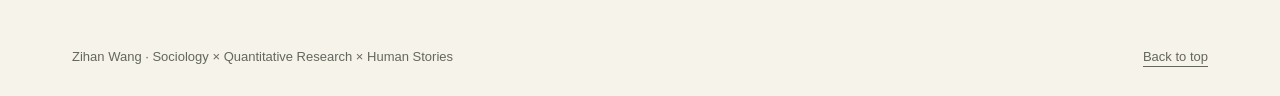
<file: project-mini-program.html>
<!doctype html><html lang="en"><head><meta charset="utf-8"><meta name="viewport" content="width=device-width, initial-scale=1"><title>Turning service gaps into a digital care pathway | Zihan Wang</title><meta name="description" content="How might a mini-program connect cognitive screening, care resources, and support for caregivers?"><link rel="stylesheet" href="style.css?v=4"><link rel="icon" href="data:image/svg+xml,%3Csvg xmlns='http://www.w3.org/2000/svg' viewBox='0 0 64 64'%3E%3Crect width='64' height='64' fill='%23e9c448'/%3E%3Ctext x='12' y='47' font-family='Georgia' font-size='44' fill='%23262923'%3EZ%3C/text%3E%3C/svg%3E"><script src="script.js" defer></script></head><body><a class="skip" href="#main">Skip to content</a><header class="header"><div class="wrap nav"><a class="brand" href="index.html">Zihan Wang<span></span></a><button class="menu" aria-expanded="false" aria-controls="navigation">Menu</button><nav id="navigation" class="navlinks" aria-label="Main navigation"><a href="index.html#home">Home</a><a href="index.html#research">Research</a><a href="index.html#documentary">Documentary</a><a href="index.html#methods">Data &amp; Methods</a><a href="index.html#service">Service &amp; Research</a><a href="index.html#about">About</a></nav></div></header><main id="main"><div class="detail-hero"><div class="wrap"><a class="back" href="index.html#research">All research</a><p class="eyebrow" style="margin-top:30px">Research into service design</p><h1>Turning service gaps into a digital care pathway</h1><p class="lead">How might a mini-program connect cognitive screening, care resources, and support for caregivers?</p></div></div><div class="wrap detail-grid"><aside class="detail-aside" aria-label="Project information"><dl><div><dt>Attribution</dt><dd>Researcher &amp; main developer; paper by Wang Zihan (Audrey)</dd></div><div><dt>Scope</dt><dd>196 survey responses; 68 pilot participants</dd></div><div><dt>Timing</dt><dd>Paper dated January 2025</dd></div><div><dt>Methods</dt><dd>Fieldwork · Interviews · Service design · Pilot feedback</dd></div></dl><a class="button" href="papers/mini-program.pdf">Read full paper (PDF)</a><p class="source">Original uploaded document<br>17 pages</p></aside><article class="detail-body"><h2>Research overview</h2><p>Grounded in fieldwork in Xuhui District, the paper describes a mini-program intended to connect older adults and family caregivers with screening, information, care services, and mutual support.</p><p class="full-title">Full title: Analysis of Pathways for Optimizing Care Services for Older Adults with Cognitive Impairment — A Case Study of Practical Mini-Program Development</p><h2>Data &amp; approach</h2><p>The paper reports field investigations in four communities, five care institutions, and three community service centers; interviews with 11 professional social workers; and 196 valid responses from 200 distributed questionnaires. A team-led Version 1.0 pilot involved 68 older adults from three Xuhui communities.</p><h2>What the source reports</h2><ul class="finding-list"><li>The six modules cover simple screening, brain-health education, intervention courses, family care-bed applications, professional care institutions, and caregiver mutual-aid communities.</li><li>Pilot participants provided feedback on interface readability, navigation, functions, and privacy. The paper describes revisions informed by this feedback.</li><li>The project treats access to care as a coordination problem involving families, communities, and professional services.</li></ul><h2>Why it matters</h2><p>The service-design question is how to make the next step in seeking help more understandable and accessible. The paper documents a proposed pathway and early user feedback.</p><div class="note"><p><strong>Reading the evidence.</strong> The pilot is a usability and feedback exercise, not a controlled evaluation of clinical benefit or caregiver outcomes. This portfolio presents the paper; a live mini-program is not linked.</p></div><p class="source">Source guide: Activity List, row 2: researcher and main developer role. PDF p. 1: authorship and date; p. 3: fieldwork; pp. 7–15: modules and pilot. Page numbers refer to PDF pages, including cover pages.</p><div class="actions"><a class="textlink" href="project-meal-governance.html">Related: When daily life crosses administrative boundaries</a></div></article></div></main><footer class="footer"><div class="wrap footer-inner"><span>Zihan Wang · Sociology × Quantitative Research × Human Stories</span><a href="index.html#home">Back to top</a></div></footer></body></html>
</file>
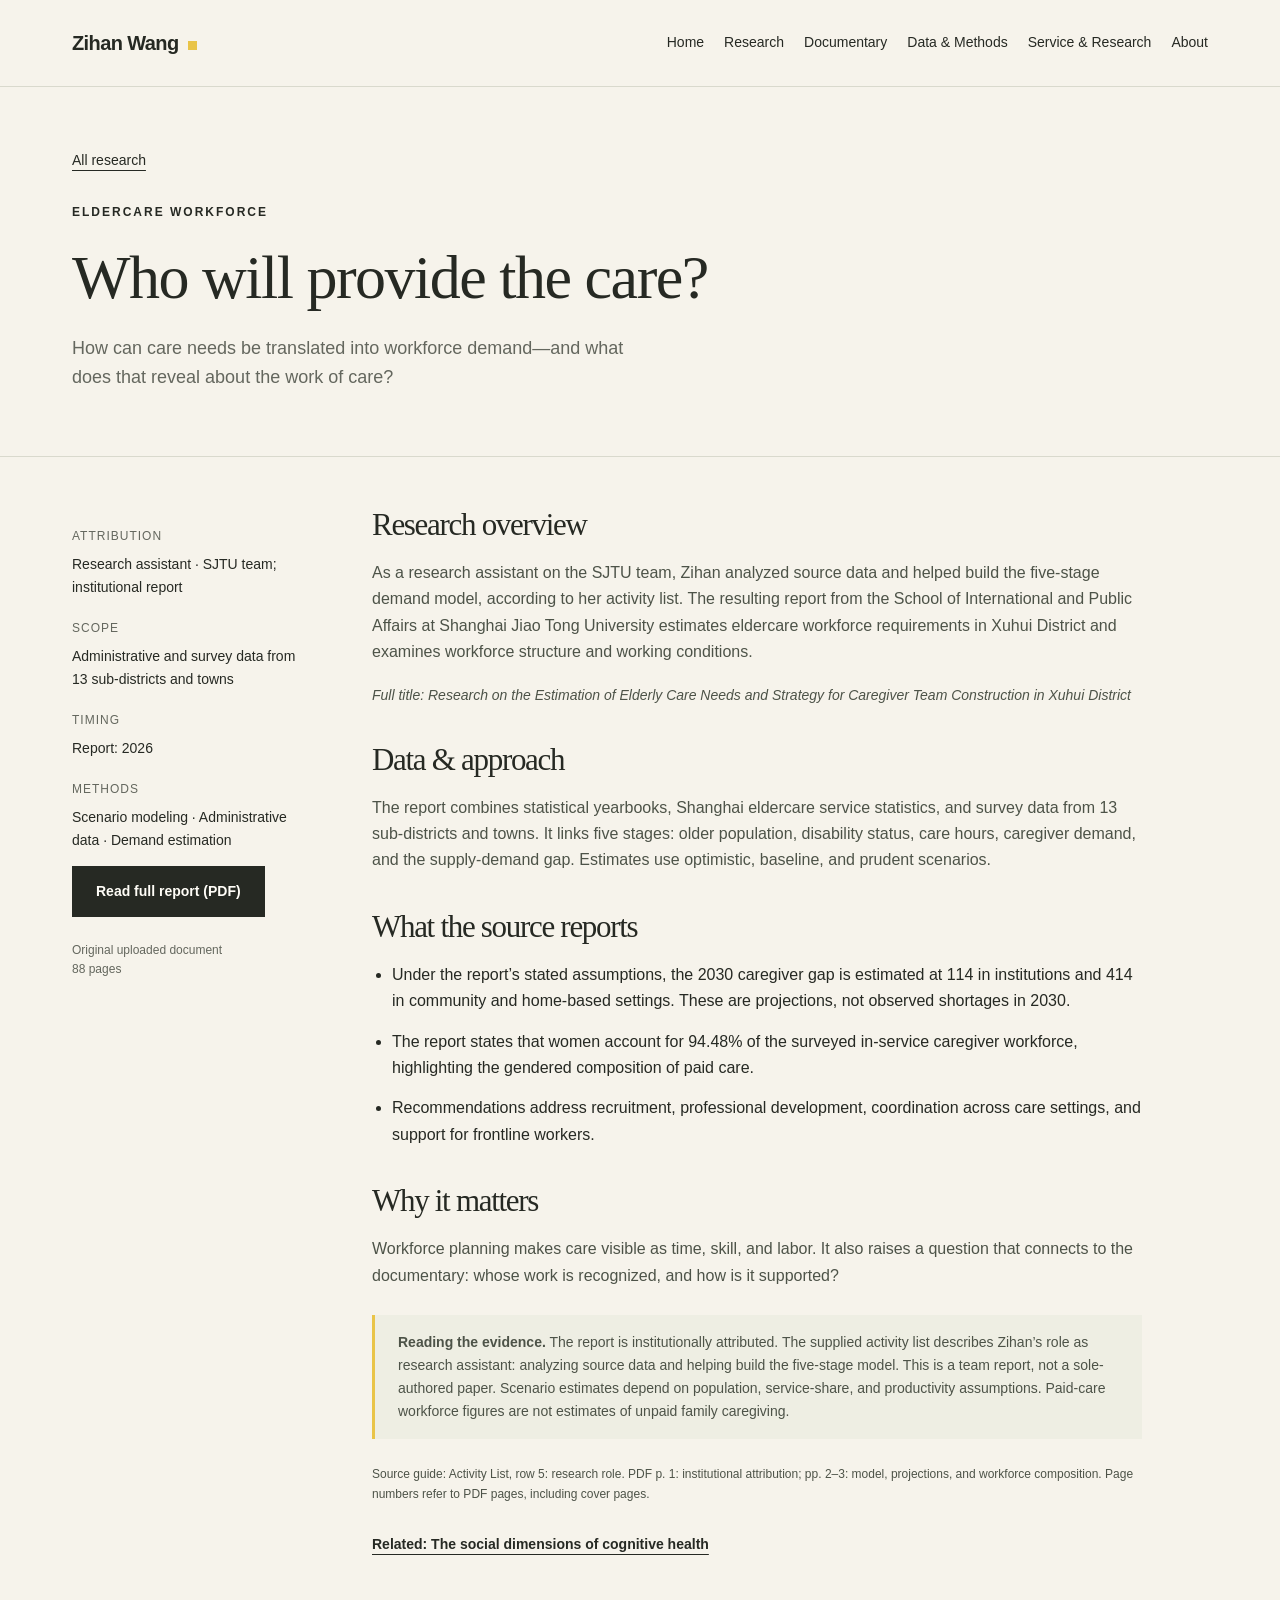
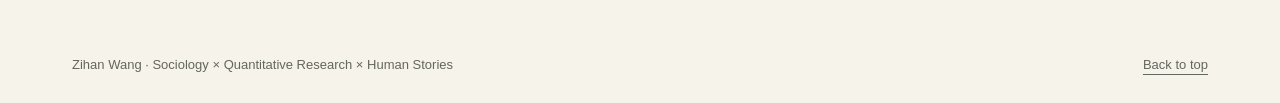
<file: project-workforce.html>
<!doctype html><html lang="en"><head><meta charset="utf-8"><meta name="viewport" content="width=device-width, initial-scale=1"><title>Who will provide the care? | Zihan Wang</title><meta name="description" content="How can care needs be translated into workforce demand—and what does that reveal about the work of care?"><link rel="stylesheet" href="style.css?v=4"><link rel="icon" href="data:image/svg+xml,%3Csvg xmlns='http://www.w3.org/2000/svg' viewBox='0 0 64 64'%3E%3Crect width='64' height='64' fill='%23e9c448'/%3E%3Ctext x='12' y='47' font-family='Georgia' font-size='44' fill='%23262923'%3EZ%3C/text%3E%3C/svg%3E"><script src="script.js" defer></script></head><body><a class="skip" href="#main">Skip to content</a><header class="header"><div class="wrap nav"><a class="brand" href="index.html">Zihan Wang<span></span></a><button class="menu" aria-expanded="false" aria-controls="navigation">Menu</button><nav id="navigation" class="navlinks" aria-label="Main navigation"><a href="index.html#home">Home</a><a href="index.html#research">Research</a><a href="index.html#documentary">Documentary</a><a href="index.html#methods">Data &amp; Methods</a><a href="index.html#service">Service &amp; Research</a><a href="index.html#about">About</a></nav></div></header><main id="main"><div class="detail-hero"><div class="wrap"><a class="back" href="index.html#research">All research</a><p class="eyebrow" style="margin-top:30px">Eldercare workforce</p><h1>Who will provide the care?</h1><p class="lead">How can care needs be translated into workforce demand—and what does that reveal about the work of care?</p></div></div><div class="wrap detail-grid"><aside class="detail-aside" aria-label="Project information"><dl><div><dt>Attribution</dt><dd>Research assistant · SJTU team; institutional report</dd></div><div><dt>Scope</dt><dd>Administrative and survey data from 13 sub-districts and towns</dd></div><div><dt>Timing</dt><dd>Report: 2026</dd></div><div><dt>Methods</dt><dd>Scenario modeling · Administrative data · Demand estimation</dd></div></dl><a class="button" href="papers/workforce.pdf">Read full report (PDF)</a><p class="source">Original uploaded document<br>88 pages</p></aside><article class="detail-body"><h2>Research overview</h2><p>As a research assistant on the SJTU team, Zihan analyzed source data and helped build the five-stage demand model, according to her activity list. The resulting report from the School of International and Public Affairs at Shanghai Jiao Tong University estimates eldercare workforce requirements in Xuhui District and examines workforce structure and working conditions.</p><p class="full-title">Full title: Research on the Estimation of Elderly Care Needs and Strategy for Caregiver Team Construction in Xuhui District</p><h2>Data &amp; approach</h2><p>The report combines statistical yearbooks, Shanghai eldercare service statistics, and survey data from 13 sub-districts and towns. It links five stages: older population, disability status, care hours, caregiver demand, and the supply-demand gap. Estimates use optimistic, baseline, and prudent scenarios.</p><h2>What the source reports</h2><ul class="finding-list"><li>Under the report’s stated assumptions, the 2030 caregiver gap is estimated at 114 in institutions and 414 in community and home-based settings. These are projections, not observed shortages in 2030.</li><li>The report states that women account for 94.48% of the surveyed in-service caregiver workforce, highlighting the gendered composition of paid care.</li><li>Recommendations address recruitment, professional development, coordination across care settings, and support for frontline workers.</li></ul><h2>Why it matters</h2><p>Workforce planning makes care visible as time, skill, and labor. It also raises a question that connects to the documentary: whose work is recognized, and how is it supported?</p><div class="note"><p><strong>Reading the evidence.</strong> The report is institutionally attributed. The supplied activity list describes Zihan’s role as research assistant: analyzing source data and helping build the five-stage model. This is a team report, not a sole-authored paper. Scenario estimates depend on population, service-share, and productivity assumptions. Paid-care workforce figures are not estimates of unpaid family caregiving.</p></div><p class="source">Source guide: Activity List, row 5: research role. PDF p. 1: institutional attribution; pp. 2–3: model, projections, and workforce composition. Page numbers refer to PDF pages, including cover pages.</p><div class="actions"><a class="textlink" href="project-factors.html">Related: The social dimensions of cognitive health</a></div></article></div></main><footer class="footer"><div class="wrap footer-inner"><span>Zihan Wang · Sociology × Quantitative Research × Human Stories</span><a href="index.html#home">Back to top</a></div></footer></body></html>
</file>
<file: style.css>
:root{--paper:#f6f3eb;--ink:#262923;--muted:#64675e;--line:#d9d9cd;--yellow:#e9c448;--green:#525f4b;--white:#fffdf7}*{box-sizing:border-box}html{scroll-behavior:smooth;scroll-padding-top:100px}body{margin:0;background:var(--paper);color:var(--ink);font-family:Arial,Helvetica,sans-serif;line-height:1.65;font-size:16px}a{color:inherit;text-underline-offset:5px}a:hover{color:#68601c}button{font:inherit}a:focus-visible,button:focus-visible,summary:focus-visible{outline:3px solid #927300;outline-offset:5px}.skip{position:absolute;left:20px;top:-100px;background:var(--yellow);padding:12px;z-index:30}.skip:focus{top:10px}.wrap{max-width:1240px;margin:auto;padding:0 52px}.header{position:sticky;top:0;background:rgba(246,243,235,.97);z-index:10;border-bottom:1px solid var(--line)}.nav{min-height:86px;display:flex;align-items:center;justify-content:space-between;gap:30px}.brand{text-decoration:none;font-size:20px;font-weight:700;letter-spacing:-.6px}.brand span{display:inline-block;background:var(--yellow);width:9px;height:9px;margin-left:9px}.navlinks{display:flex;gap:27px;align-items:center}.navlinks a{text-decoration:none;font-size:14px}.navlinks a[aria-current]{border-bottom:2px solid var(--ink)}.menu{display:none;border:1px solid var(--line);background:none;padding:6px 12px}.eyebrow{text-transform:uppercase;letter-spacing:2px;font-size:12px;font-weight:700;line-height:1.5}.hero{padding-top:76px;padding-bottom:70px}.hero-grid{display:grid;grid-template-columns:1fr 1.03fr;gap:55px;align-items:center}.hero h1{font-family:Georgia,serif;font-weight:400;font-size:clamp(48px,5.6vw,76px);letter-spacing:-3px;line-height:1.04;margin:24px 0}.hero h1 em{font-weight:400;color:var(--green)}.lead{font-size:18px;color:var(--muted);max-width:580px}.positioning{font-size:14px;letter-spacing:.2px;margin:25px 0}.button{display:inline-block;background:var(--ink);color:var(--white);padding:13px 23px;text-decoration:none;font-size:14px;font-weight:700;border:1px solid var(--ink)}.button:hover{background:var(--green);color:#fff}.button.light{background:var(--yellow);color:var(--ink);border-color:var(--yellow)}.textlink{font-size:14px;font-weight:700}.actions{display:flex;flex-wrap:wrap;gap:25px;align-items:center;margin-top:29px}.hero-image{margin:0;position:relative;padding:22px 0 0 22px}.hero-image:before{content:'';position:absolute;top:0;left:0;width:45%;height:65%;border-top:2px solid var(--yellow);border-left:2px solid var(--yellow)}.hero-image img{display:block;width:100%;aspect-ratio:1.32;object-fit:cover;object-position:44% center}.hero-image figcaption{font-size:13px;color:var(--muted);margin:15px 0 0}.caption-title{display:block;color:var(--ink);font-size:17px;font-family:Georgia,serif}.index-strip{display:grid;grid-template-columns:repeat(3,1fr);border-top:1px solid var(--line);border-bottom:1px solid var(--line);margin-top:65px}.index-strip>div{padding:24px 25px;border-right:1px solid var(--line)}.index-strip>div:first-child{padding-left:0}.index-strip>div:last-child{border:0}.index-strip strong{font-family:Georgia,serif;font-size:32px;font-weight:400;margin-right:13px}.index-strip span{font-size:13px;color:var(--muted)}section.section{padding-top:85px;padding-bottom:85px;border-bottom:1px solid var(--line)}.section-head{display:grid;grid-template-columns:1fr 1fr;gap:60px;align-items:end;margin-bottom:40px}h2{font-family:Georgia,serif;font-size:clamp(34px,4vw,49px);line-height:1.13;letter-spacing:-1.3px;font-weight:400;margin:14px 0}h3{font-family:Georgia,serif;font-size:27px;line-height:1.25;font-weight:400;margin:12px 0 18px}p{margin:0 0 18px}.section-head p{color:var(--muted);max-width:470px;margin:0}.research-grid{display:grid;grid-template-columns:1fr 1fr;gap:24px}.research-card{border:1px solid var(--line);padding:32px;display:flex;flex-direction:column;background:var(--white)}.research-card.featured{background:#eaece2}.research-card p{color:var(--muted)}.card-top{display:flex;justify-content:space-between;gap:12px;color:var(--muted);font-size:12px;letter-spacing:1px;text-transform:uppercase}.tags{font-size:13px;margin-bottom:20px;color:var(--green)}.research-card .card-link{margin-top:auto;padding-top:22px;border-top:1px solid var(--line);font-size:14px;font-weight:700;display:flex;justify-content:space-between;gap:12px}.card-link span{font-weight:400;color:var(--muted);font-size:12px}.documentary{background:#252a24;color:var(--paper)}.documentary .section-head p{color:#c4c9ba}.documentary .eyebrow{color:var(--yellow)}.film-frame{margin:40px 0 35px}.film-frame img{width:100%;height:auto;display:block}.film-frame figcaption{font-size:13px;color:#c4c9ba;margin-top:12px}.film-grid{display:grid;grid-template-columns:1fr 1fr 1fr;gap:35px}.film-grid h3{font-size:24px}.film-grid p{font-size:15px;color:#d1d4c8}.film-grid a{color:var(--yellow);font-size:14px}.film-label{font-size:12px;text-transform:uppercase;letter-spacing:1px;color:#d7cd92}.chart-grid{display:grid;grid-template-columns:1fr 1fr;gap:30px}.chart{background:var(--white);border:1px solid var(--line);padding:30px}.chart h3{font-size:25px}.chart .sub{font-size:14px;color:var(--muted)}.bar-row{margin:23px 0}.bar-label{display:flex;justify-content:space-between;gap:15px;font-size:14px;margin-bottom:8px}.track{height:9px;background:#e9e9df}.fill{height:100%;background:var(--green)}.fill.yellow{background:var(--yellow)}.source{font-size:12px;color:var(--muted);line-height:1.6;margin-top:24px}.coef{display:grid;grid-template-columns:minmax(95px,1.4fr) 1fr 55px;gap:12px;align-items:center;margin:17px 0;font-size:13px}.coef-track{display:flex;height:12px;background:linear-gradient(to right,transparent 49.5%,#969b8c 49.5%,#969b8c 50.5%,transparent 50.5%)}.coef-track .half{width:50%;display:flex;align-items:center}.coef-track .half:first-child{justify-content:flex-end}.coef-track i{height:8px;background:var(--green);display:block}.coef-track i.neg{background:#a67e55}.coef b{font-weight:400;font-variant-numeric:tabular-nums;text-align:right}.legend{font-size:12px;color:var(--muted);display:flex;justify-content:space-between;padding-left:42%;margin-top:10px}.method-list{display:grid;grid-template-columns:repeat(4,1fr);gap:28px;margin-top:45px}.method-list>div{border-top:2px solid var(--ink);padding-top:20px}.method-list h3{font-size:22px}.method-list p{font-size:14px;color:var(--muted)}.about-grid{display:grid;grid-template-columns:.7fr 1.3fr;gap:80px}.monogram{font-family:Georgia,serif;font-size:100px;line-height:1;background:var(--yellow);display:inline-block;padding:40px 30px;letter-spacing:-8px}.about-grid .lead{font-family:Georgia,serif;font-size:28px;color:var(--ink)}.footer{padding:28px 0}.footer-inner{display:flex;justify-content:space-between;gap:25px;font-size:13px;color:var(--muted)}.detail-hero{padding:60px 0 45px;border-bottom:1px solid var(--line)}.back{font-size:14px}.detail-hero h1{font-family:Georgia,serif;font-size:clamp(36px,5vw,62px);font-weight:400;line-height:1.1;max-width:900px;letter-spacing:-1.5px;margin:22px 0}.detail-grid{display:grid;grid-template-columns:230px 1fr;gap:70px;padding-top:50px;padding-bottom:70px}.detail-aside{font-size:14px}.detail-aside dt{text-transform:uppercase;letter-spacing:1px;font-size:12px;margin-top:20px;color:var(--muted)}.detail-aside dd{margin:6px 0}.detail-body{max-width:770px}.detail-body h2{font-size:31px;margin:35px 0 18px}.detail-body h2:first-child{margin-top:0}.detail-body p{color:#4d5348}.note{border-left:3px solid var(--yellow);padding:16px 23px;background:#eeeee3;margin:26px 0}.note p{margin:0;font-size:14px}.finding-list{padding-left:20px}.finding-list li{margin-bottom:14px}.full-title{font-size:14px;color:var(--muted);font-style:italic}.noscript{padding:15px}.mobile-note{display:none}@media(max-width:900px){.wrap{padding:0 28px}.navlinks{gap:16px}.hero-grid{gap:25px}.hero h1{font-size:57px}.method-list{grid-template-columns:1fr 1fr}.detail-grid{gap:35px;grid-template-columns:180px 1fr}.about-grid{gap:35px}.film-grid{gap:20px}}@media(max-width:650px){.wrap{padding:0 22px}.nav{min-height:70px;flex-wrap:wrap;gap:0}.menu{display:block}.navlinks{display:flex;width:100%;padding:10px 0 17px;gap:16px;flex-wrap:wrap}.js .navlinks{display:none}.js .navlinks.open{display:flex}.navlinks a{font-size:14px}.hero{padding-top:39px;padding-bottom:40px}.hero-grid,.section-head,.research-grid,.chart-grid,.about-grid,.film-grid,.detail-grid{grid-template-columns:1fr}.hero h1{font-size:55px}.hero-image{margin-top:20px;padding:15px 0 0 15px}.hero-image img{aspect-ratio:1.77;object-fit:contain}.index-strip{margin-top:35px}.index-strip>div{padding:16px 10px}.index-strip strong{display:block;font-size:29px}.index-strip span{font-size:12px;line-height:1.4;display:block}.section-head{gap:18px}.research-card,.chart{padding:24px}.section-head h2{font-size:37px}.section.section{padding-top:55px;padding-bottom:55px}.film-grid{gap:26px}.method-list{gap:25px 20px}.method-list h3{font-size:21px}.about-grid{gap:28px}.monogram{font-size:65px;padding:25px 20px;letter-spacing:-4px}.footer-inner{flex-direction:column;gap:12px}.detail-hero{padding-top:35px}.detail-grid{gap:25px;padding-top:25px}.detail-aside dl{display:grid;grid-template-columns:1fr 1fr;gap:12px 20px}.detail-aside dt{margin-top:0}.detail-aside dd{margin-bottom:0}.detail-aside .button{margin-top:15px}.card-link span{max-width:100px;text-align:right}.coef{grid-template-columns:1.3fr 1fr 48px;gap:8px;font-size:12px}}@media(prefers-reduced-motion:reduce){html{scroll-behavior:auto}}@media print{.header,.actions,.menu{display:none}body{background:#fff}.wrap{padding:0}.section.section{padding:30px 0}.research-card,.chart{break-inside:avoid}.documentary{background:#fff;color:#222}.documentary p,.documentary .section-head p,.film-grid p{color:#222}}
.hero-image img{height:auto;aspect-ratio:1200/676;object-fit:contain}.hero-grid>*,.chart-grid>*,.research-grid>*{min-width:0}@media(max-width:650px){.hero h1{font-size:clamp(38px,11vw,55px);letter-spacing:-2px}.method-list{grid-template-columns:1fr}.coef{grid-template-columns:minmax(80px,1.3fr) minmax(40px,1fr) 44px}.bar-label{font-size:13px}}

.film-player{aspect-ratio:16/9;min-height:200px;background:#111;width:100%}.film-player iframe{display:block;width:100%;height:100%;min-height:200px;border:0}.film-frame figcaption{display:flex;justify-content:space-between;flex-wrap:wrap;gap:10px 24px}.film-frame figcaption a{color:var(--yellow)}

.film-player{position:relative}.film-start{display:block;width:100%;height:100%;position:relative}.film-start img{width:100%;height:100%;object-fit:cover}.film-play-label{position:absolute;left:50%;top:50%;transform:translate(-50%,-50%);background:#e9c448;color:#262923;padding:16px 24px;display:flex;align-items:center;gap:14px;white-space:nowrap;font-weight:700;box-shadow:0 3px 20px #0005}.film-start:hover .film-play-label{background:#ffe07a}.film-status{color:#c4c9ba;font-size:14px;margin:12px 0}.film-player iframe{position:absolute;inset:0}

/* Service photographs remain uncropped, including the portrait-oriented activity image. */
.photo-gallery{columns:3;column-gap:26px}.gallery-photo{margin:0 0 32px;break-inside:avoid;background:var(--white);border:1px solid var(--line)}.gallery-photo a{display:block}.gallery-photo img{display:block;width:100%;height:auto}.gallery-photo figcaption{padding:20px 22px}.gallery-photo h3{font-size:23px;margin:10px 0}.gallery-photo p{font-size:14px;color:var(--muted);margin:0}.gallery-photo a:hover{outline:3px solid var(--yellow);outline-offset:-3px}.portrait{margin:26px 0 0;width:250px;max-width:100%;border-bottom:7px solid var(--yellow)}.portrait img{display:block;width:100%;height:320px;object-fit:cover;object-position:50% 48%}.navlinks{gap:20px}@media(max-width:1050px) and (min-width:651px){.nav{flex-wrap:wrap;padding-top:18px;padding-bottom:15px;gap:14px}.navlinks{gap:20px;flex-wrap:wrap}}@media(max-width:900px){.photo-gallery{columns:2}}@media(max-width:650px){.photo-gallery{columns:1}.gallery-photo{margin-bottom:25px}.portrait{width:220px}.portrait img{height:280px}.navlinks{gap:14px}}

/* Aligned gallery: consistent image and caption areas across each row. */
.photo-gallery{columns:auto;display:grid;grid-template-columns:repeat(3,minmax(0,1fr));gap:26px}.gallery-photo{margin:0;display:flex;flex-direction:column;min-width:0}.gallery-photo>a{aspect-ratio:4/3;background:#e8e6df;overflow:hidden}.gallery-photo img{width:100%;height:100%;object-fit:contain}.gallery-photo figcaption{min-height:98px;display:flex;flex-direction:column;justify-content:center;gap:5px}.gallery-location{font-size:14px;color:var(--muted)}@media(max-width:900px){.photo-gallery{columns:auto;grid-template-columns:repeat(2,minmax(0,1fr))}}@media(max-width:650px){.photo-gallery{columns:auto;grid-template-columns:1fr}.gallery-photo{margin:0}.gallery-photo figcaption{min-height:84px}}
</file>
